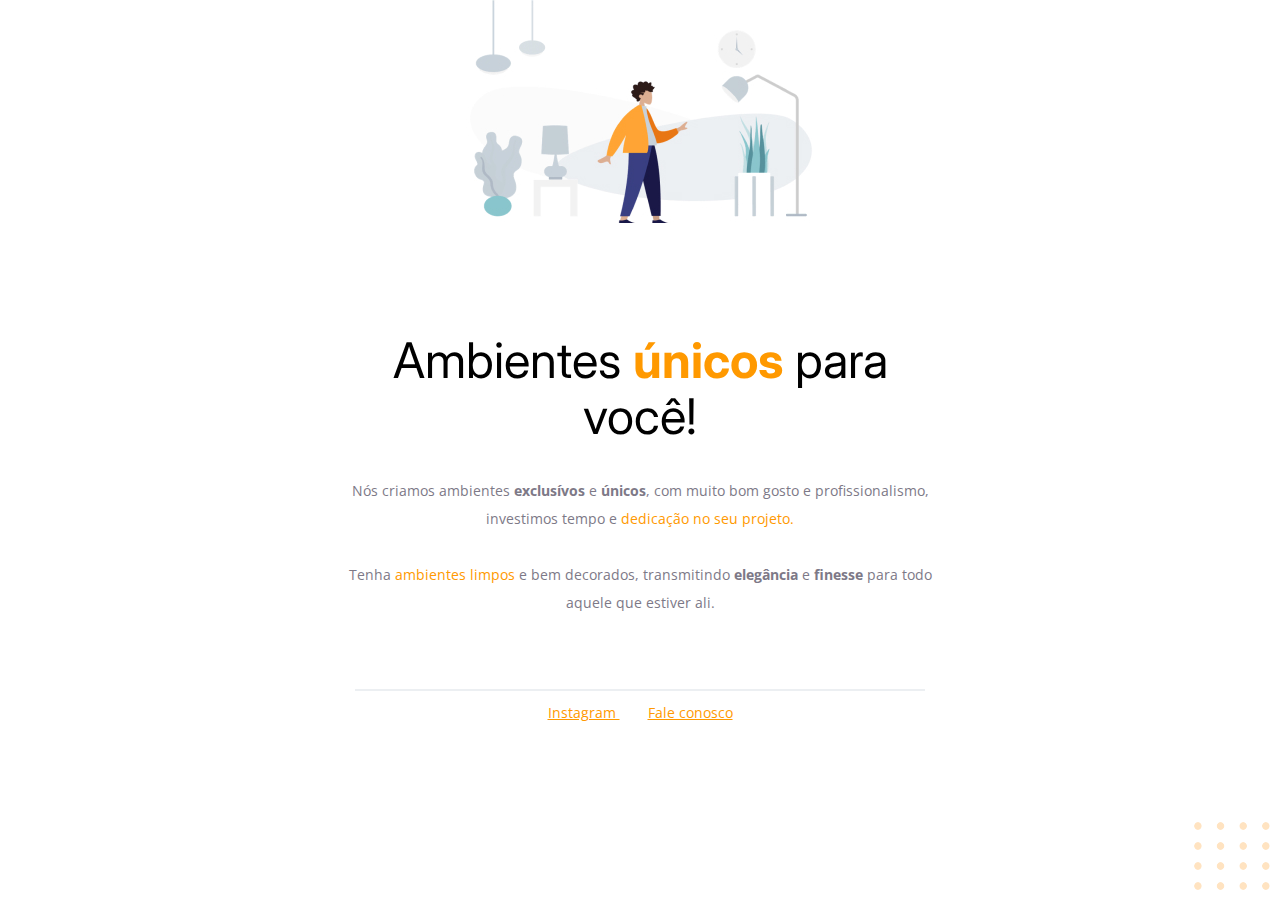
<file: Project-01/index.html>
<!DOCTYPE html>
<html lang="pt-br">
  <head>
    <link rel="preconnect" href="https://fonts.googleapis.com">
    <link rel="preconnect" href="https://fonts.gstatic.com" crossorigin>

    <meta charset="UTF-8">
    <meta name="viewport" content="width=device-width, initial-scale=1.0">
    <title>Móveis customizados</title>

    <link 
      href="https://fonts.googleapis.com/css2?family=Inter:wght@400;700&family=Open+Sans:wght@400;700&display=swap" 
      rel="stylesheet">

    <link rel="stylesheet" href="style.css">  

  </head>
  <body>

  
    <div id="hero">
      <img 
        src="image/img1.jpg" 
        alt="Desenho de uma pessoa vestindo uma camisa amarela em uma sala com móveis" >
      
      <h1>Ambientes <span>únicos</span> para você!</h1>  
      <p>
        Nós criamos ambientes <strong>exclusívos</strong> e <strong>únicos</strong>, 
        com muito bom gosto e profissionalismo, 
        investimos tempo e <span>dedicação no seu projeto.</span>

        <br/>
        <br/>
        
     
        Tenha <span>ambientes limpos</span> e bem decorados, 
        transmitindo <strong>elegância</strong> e <strong>finesse</strong> para todo 
        aquele que estiver ali.
      </p>
    </div>

    <div id="footer">

      <div id="line"></div>
      

      <a
        target="_blank"
        href="https://instagram.com/moveisparavoce">
          Instagram
      </a>


      <a href="mailto:moveisparavoce@moveisparavoce.com">
        Fale conosco
      </a>
    </div>

    <img 
      id="balls"
      src="image/balls.svg" 
      alt="Bolinhas laranjadas no canto direito inferior da tela" >
    
  </body>
</html>
</file>
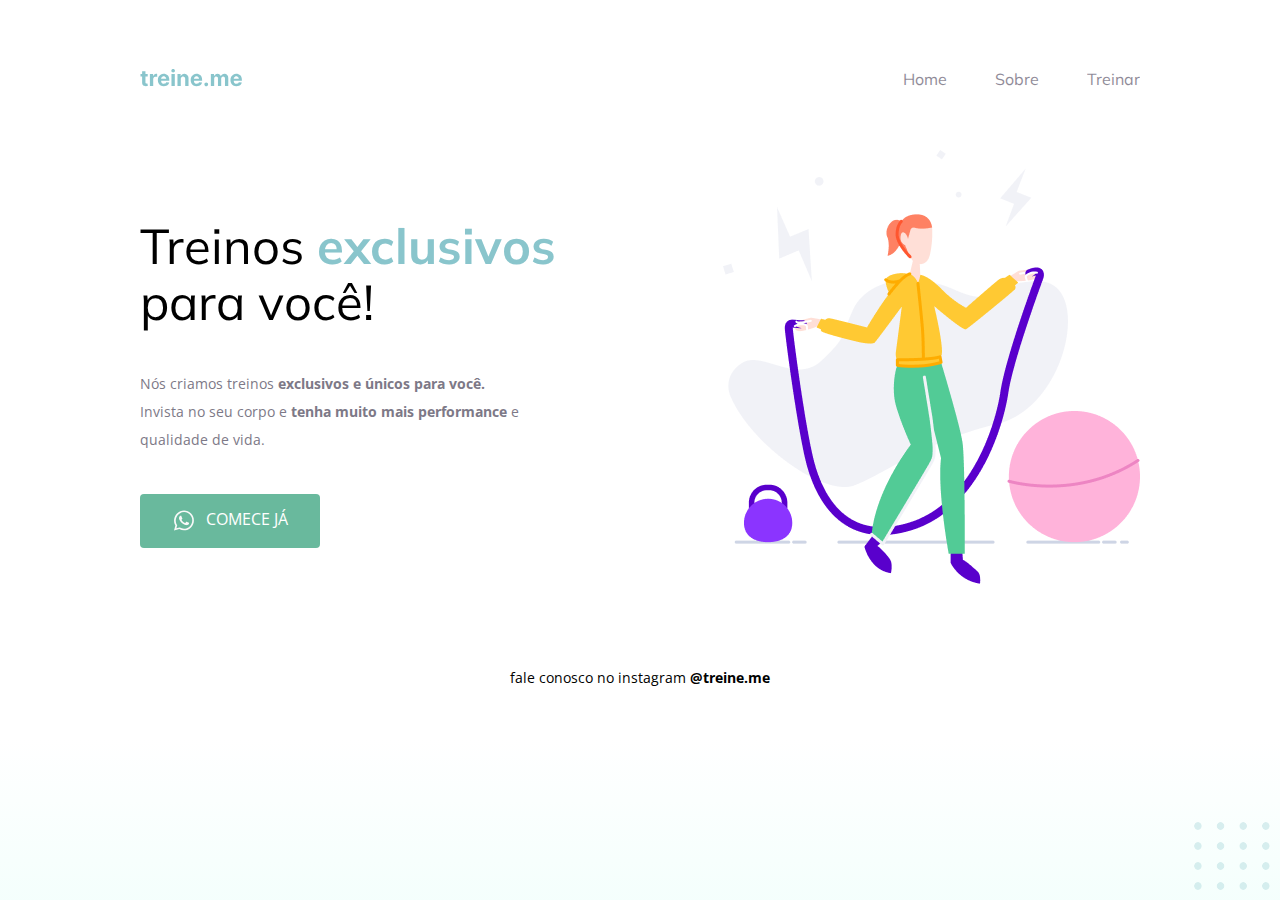
<file: Project-02/index.html>
<!DOCTYPE html>
<html lang="pt-br">
  <head>
    <link rel="preconnect" href="https://fonts.googleapis.com">
    <link rel="preconnect" href="https://fonts.gstatic.com" crossorigin>

    <meta charset="UTF-8">
    <meta name="viewport" content="width=device-width, initial-scale=1.0">
    <title>Treine me</title>

    <link href="https://fonts.googleapis.com/css2?family=Mulish:wght@400;700&family=Open+Sans:wght@400;700&display=swap" rel="stylesheet">

    <link rel="stylesheet" href="style.css">
  </head>
  <body>

    <div class="page">

      <nav>
        <a id="logo" href="#">
          <img src="images/logo.svg" alt="Treine.me">        
        </a>
        <ul>
          <li><a href="#">Home</a></li>
          <li><a href="#">Sobre</a></li>
          <li><a href="#">Treinar</a></li>
        </ul>
      </nav>       

      <main>

        <section class="text">
          <h1>Treinos <span>exclusivos</span><br/>
            para você!</h1>

          <p>
            Nós criamos treinos <strong>exclusivos e únicos para você.</strong><br/>
            Invista no seu corpo e <strong>tenha muito mais performance</strong> e<br/> qualidade de vida.
          </p>

          <button>
            <img src="images/whats.svg" alt="ícone do whatsapp">
            Comece já
          </button>        
        </section>

        <img src="images/img.png" alt="Desenho de uma mulher pulando corda numa academia">

      </main>
      <footer>
        fale conosco no instagram 
        <a href="https://instagram.com/treineme" target="_blank">@treine.me</a>
      </footer>    
    </div> 

    <img id="balls" src="images/balls.svg" alt="Bolinhas decorativas verdes no canto inferior direito da página.">
  
  </body>
</html>
</file>
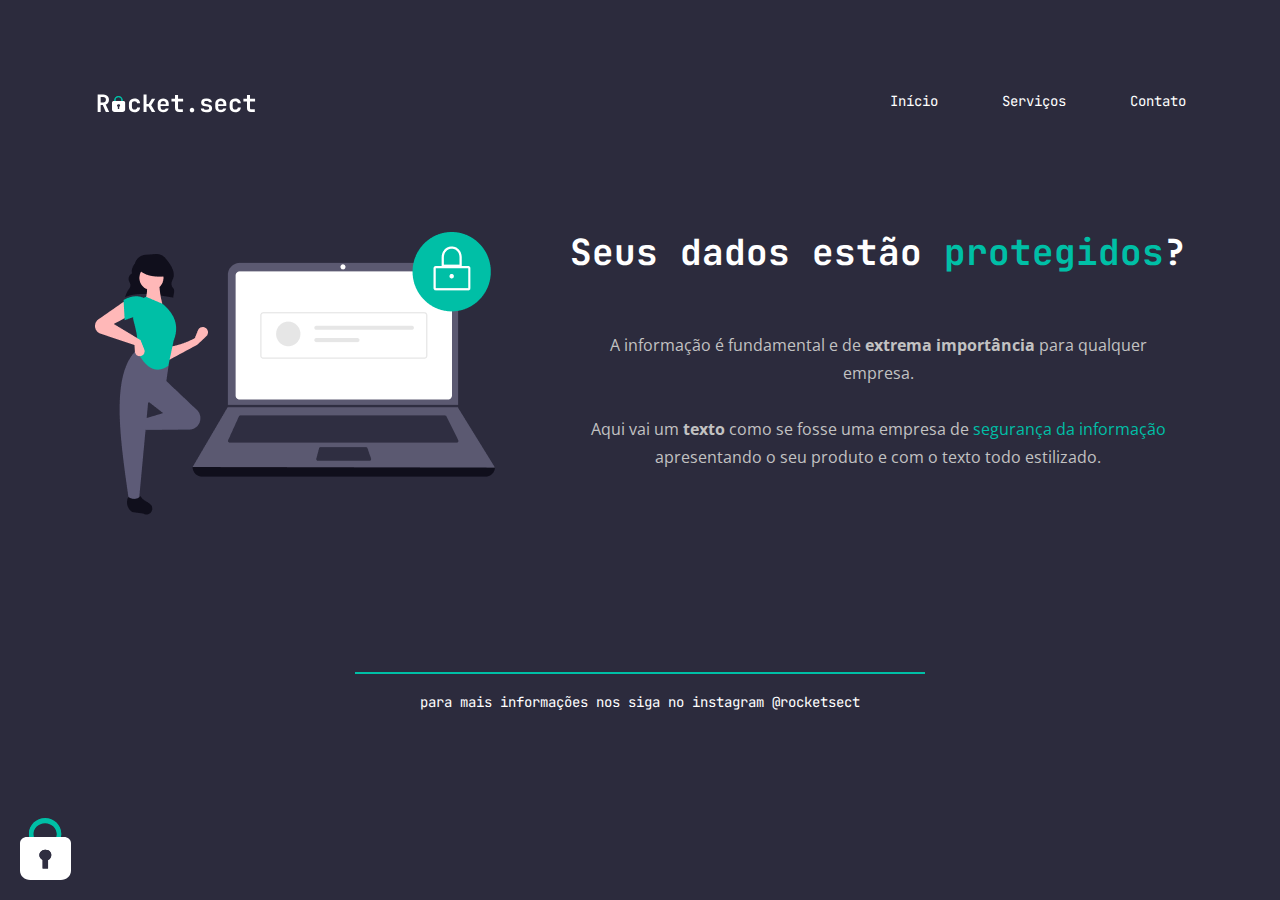
<file: Project-03/index.html>
<!DOCTYPE html>
<html lang="en">
<head>
    <link rel="preconnect" href="https://fonts.googleapis.com">
    <link rel="preconnect" href="https://fonts.gstatic.com" crossorigin>

    <meta charset="UTF-8">
    <meta name="viewport" content="width=device-width, initial-scale=1.0">
    <title>Desafio</title>

    <link href="https://fonts.googleapis.com/css2?family=JetBrains+Mono:wght@500;700&family=Open+Sans:wght@700&display=swap" rel="stylesheet">

    <link rel="stylesheet" href="style.css">
</head>


<body>
    
    <div class="page">

        <header>
            <img src="images/logo.svg" alt="Rocket.sect">
    
            <nav>
                <ul>
                    <li><a href="#">Início</a></li>
                    <li><a href="#">Serviços</a></li>
                    <li><a href="#">Contato</a></li>        
                </ul>
            </nav>
        </header>

        <main>

            <img src="images/img1.png" alt="Imagem de uma mulher posando ao lado de um notebook aberto">

            <section class="text">
                <h1>Seus dados estão <span>protegidos</span>?</h1>
                <p>
                    A informação é fundamental e de <strong>extrema importância</strong> para qualquer <br/> empresa.
                    <br/>
                    <br/>
                    Aqui vai um <strong>texto</strong> como se fosse uma empresa de <span>segurança da informação</span> <br/> 
                    apresentando o seu produto e com o texto todo estilizado.</p>      
            
            </section>

        </main>

        <footer>
            <div id="line"></div>
            <p>para mais informações nos siga no instagram <a href="https://instagram.com/rocketsect" target="_blank">@rocketsect</a> </p>
        </footer>

    </div>

    <img id="locker" src="images/padlock.svg" alt="Imagem de um cadeado">

</body>
</html>
</file>
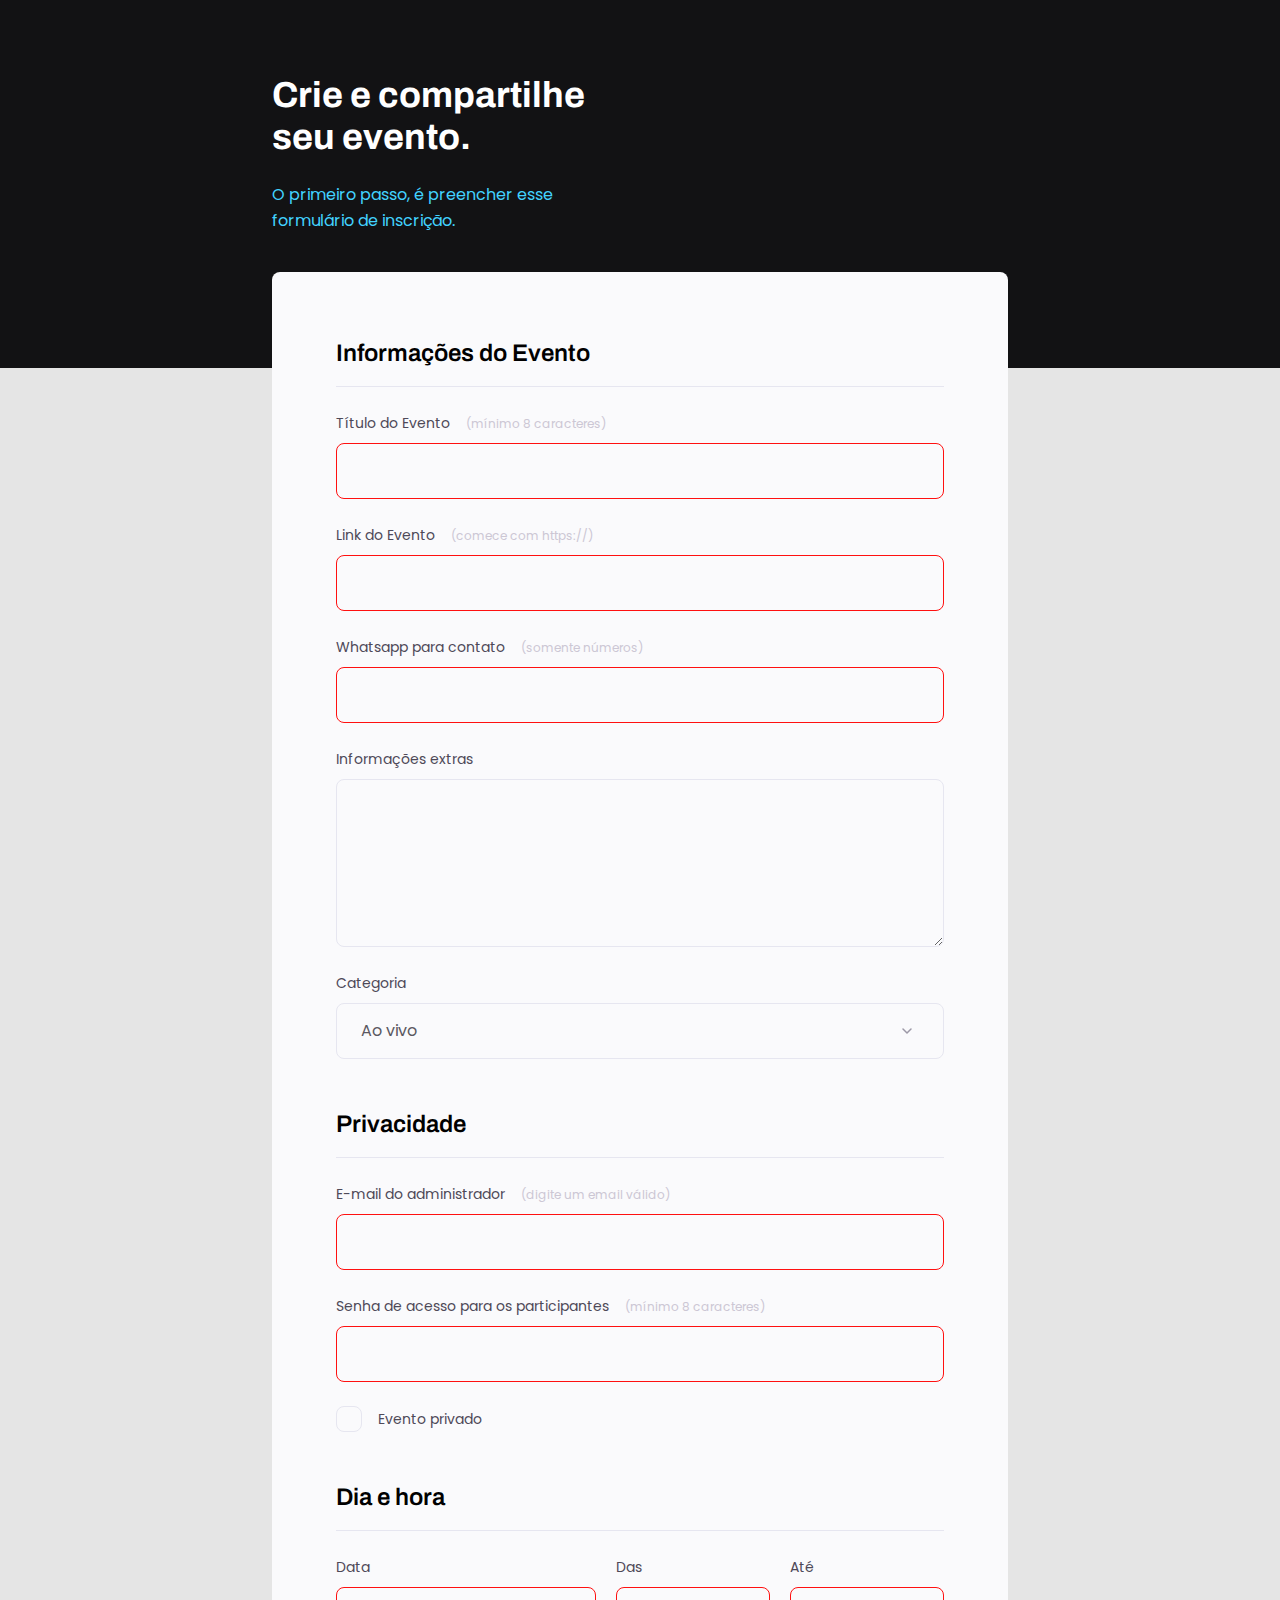
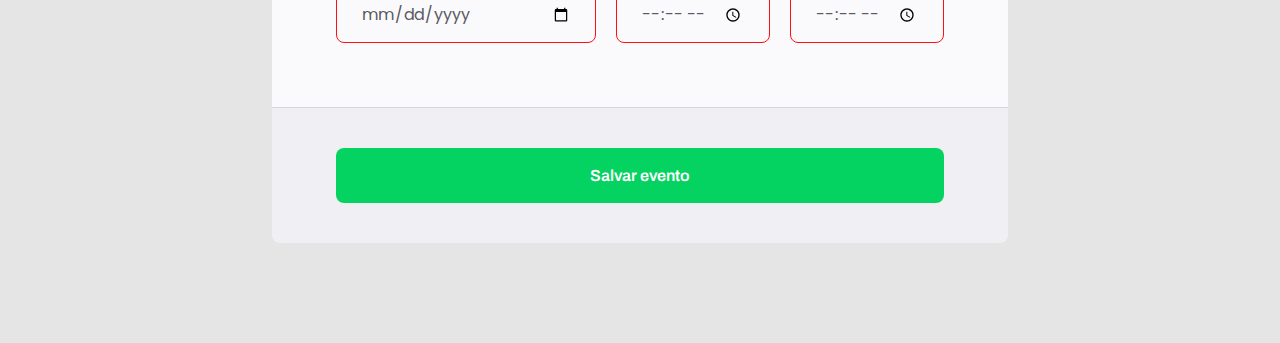
<file: Project-04/index.html>
<!DOCTYPE html>
<html lang="pt-br">
<head>
  <link rel="preconnect" href="https://fonts.googleapis.com">
  <link rel="preconnect" href="https://fonts.gstatic.com" crossorigin>
  <meta charset="UTF-8">  
  <meta name="viewport" content="width=device-width, initial-scale=1.0">
  <title>Crie seu evento</title>

  <link rel="stylesheet" href="style.css">
  <link href="https://fonts.googleapis.com/css2?family=Archivo:wght@600;700&family=Poppins&display=swap" rel="stylesheet">
</head>
<body>
  <div class="page">
    <header>
      <h1>Crie e compartilhe <br/> seu evento.</h1>
      <p>O primeiro passo, é preencher esse <br/> formulário de inscrição.</p>
    </header>

    <form id="my-form">
      <fieldset>
        <div class="fieldset-wrapper">
          <legend>Informações do Evento</legend>

          <div class="input-wrapper">
            <label for="event-title">Título do Evento <span>(mínimo 8 caracteres)</span></label>
            <input 
              type="text" 
              id="event-title"
              required
              minlength="8" />
          </div>

          <div class="input-wrapper">
            <label for="event-link">Link do Evento <span>(comece com https://)</span></label>
            <input 
              type="url" 
              id="event-link"
              required />
          </div>    
          
          <div class="input-wrapper">
            <label for="event-whatsapp">Whatsapp para contato <span>(somente números)</span></label>
            <input 
              type="number" 
              id="event-whatsapp"
              required />
          </div> 

          <div class="input-wrapper">
            <label for="event-info">Informações  extras</label>
            <textarea id="event-info"></textarea>
          </div> 

          <div class="input-wrapper">
            <label for="event-category">Categoria</label>
            <select id="event-category">
              <option value="live">Ao vivo</option>
              <option value="podcast">Podcast</option>
              <option value="mentorship">Mentoria</option>
            </select>
          </div> 

        </div>
        
      </fieldset>  

      <fieldset>
        <div class="fieldset-wrapper">
          <legend>Privacidade</legend>

          <div class="input-wrapper">
            <label for="event-email">E-mail do administrador <span>(digite um email válido)</span></label>
            <input 
              type="email" 
              id="event-email"
              required />
          </div>

          <div class="input-wrapper">
            <label for="event-password">Senha de acesso para os participantes <span>(mínimo 8 caracteres)</span></label>
            <input 
              type="password" 
              id="event-password"
              required
              minlength="8" />
          </div>

          <div class="checkbox-wrapper">
            <input type="checkbox" id="event-private">
            <label for="event-private">Evento privado</label>
          </div>
        </div>  
      </fieldset>  

      <fieldset>
        <div class="fieldset-wrapper">
          <legend>Dia e hora</legend>

          <div class="col-3">
            <div class="input-wrapper">
              <label for="event-date">Data</label>
              <input 
                type="date" 
                id="event-date"
                required />
            </div>
  
            <div class="input-wrapper">
              <label for="event-begin">Das</label>
              <input 
                type="time" 
                id="event-begin"
                required />
            </div>

            <div class="input-wrapper">
              <label for="event-end">Até</label>
              <input 
                type="time" 
                id="event-end"
                required />
            </div>            
          </div>
          
        </div>  
      </fieldset>  
      
    </form>
    <footer>
      <input 
        class="button" 
        type="submit" 
        form="my-form"
        value="Salvar evento">
    </footer>
  </div>
</body>
</html>
</file>
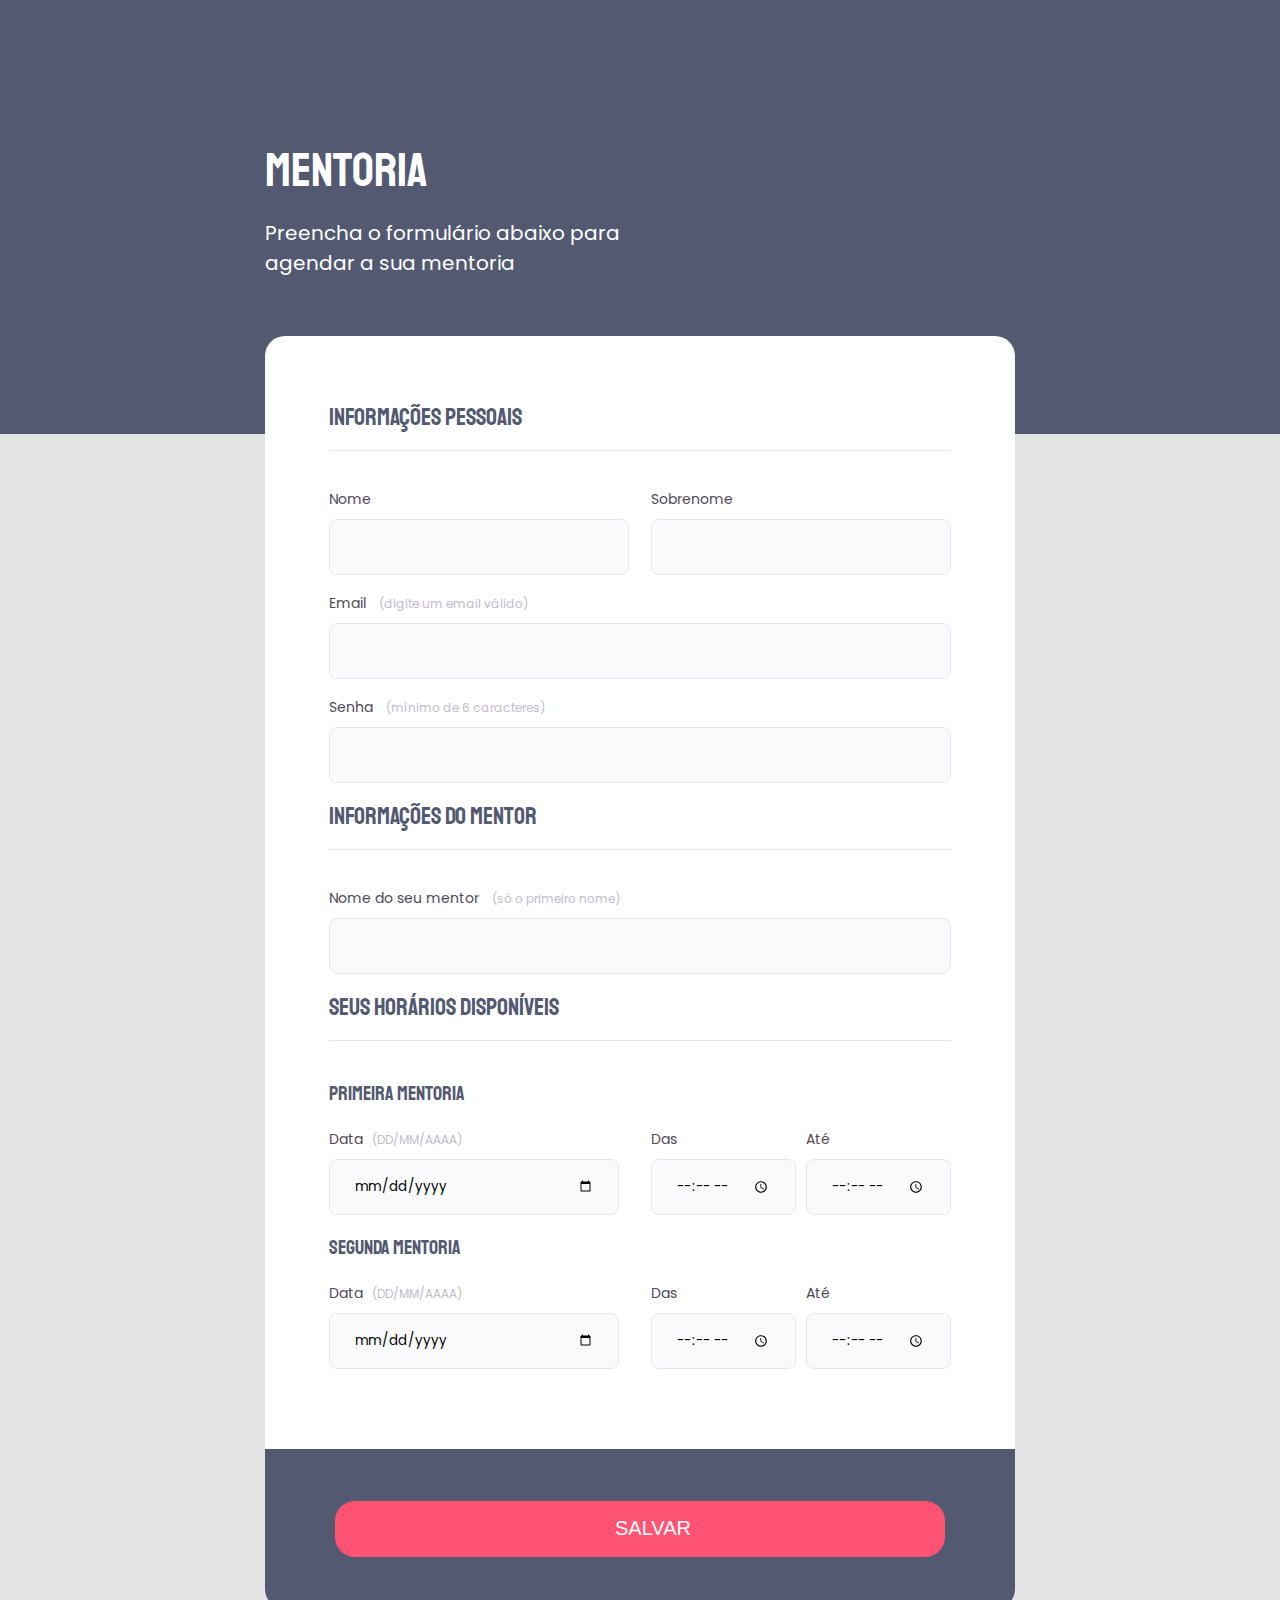
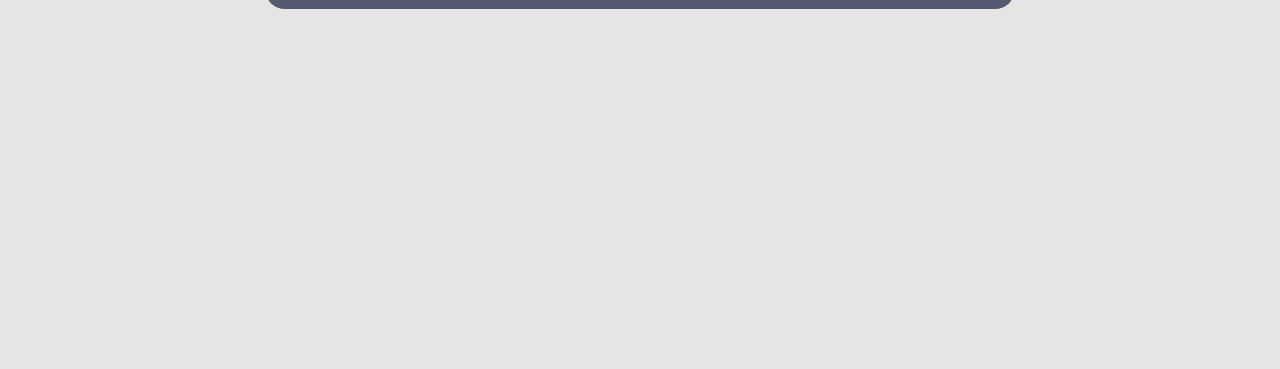
<file: Project-05/index.html>
<!DOCTYPE html>
<html lang="pt-br">
<head>
  <link rel="preconnect" href="https://fonts.googleapis.com">
  <link rel="preconnect" href="https://fonts.gstatic.com" crossorigin>
  <meta charset="UTF-8">  
  <meta name="viewport" content="width=device-width, initial-scale=1.0">
  <title>Mentoria</title>

  <link rel="stylesheet" href="style.css">

  <link href="https://fonts.googleapis.com/css2?family=Poppins&family=Staatliches&display=swap" rel="stylesheet">
</head>
<body>
  <div class="page">
    <header>
      <h1>Mentoria</h1>
      <p>Preencha o formulário abaixo para <br/> agendar a sua mentoria</p>
    </header>

    <form id="mentorship-form">

      <fieldset>
        <div class="fieldset-wrapper">

          <legend>Informações pessoais</legend>

          <div class="col-3">
  
            <div class="input-wrapper">
              <label for="personal-name">Nome</label>
              <input type="text" id="personal-name" required/>
            </div>
    
            <div class="input-wrapper">
              <label for="personal-surname">Sobrenome</label>
              <input type="text" id="personal-surname" required/>
            </div>
  
          </div>
  
          <div class="input-wrapper">
            <label for="email">Email <span>(digite um email válido)</span></label>
            <input type="email" id="email" required/>
          </div>
  
          <div class="input-wrapper">
            <label for="personal-password">Senha <span>(mínimo de 6 caracteres)</span></label>
            <input type="password" id="personal-password" minlength="8" required/>
          </div>
        </div>

      </fieldset>

      <fieldset>
        <div class="fieldset-wrapper">

          <legend>Informações do mentor</legend>
          <div class="input-wrapper">
            <label for="mentor-name">Nome do seu mentor <span>(só o primeiro nome)</span></label>
            <input type="text" id="mentor-name" required/>
          </div>

        </div>
      </fieldset>

      <fieldset>
        <div class="fieldset-wrapper">
          <legend>Seus horários disponíveis</legend> 
          <legend class="legend-date">Primeira Mentoria</legend>

          <div class="fieldset-date">
    
            <div class="input-wrapper">
              <label for="first-mentorship-date">Data<span>(DD/MM/AAAA)</span></label>
              <input type="date" id="first-mentorship-date" required/>
            </div>
    
            <div class="input-wrapper">
              <label for="first-mentorship-from">Das</label>
              <input type="time" id="first-mentorship-from" required/>
            </div>
    
            <div class="input-wrapper">
              <label for="first-mentorship-until">Até</label>
              <input type="time" id="first-mentorship-until" required/>
            </div>
    
          </div>
        </div>

        <div class="fieldset-wrapper">          
          <legend class="legend-date">Segunda Mentoria</legend>

          <div class="fieldset-date">
    
            <div class="input-wrapper">
              <label for="second-mentorship-date">Data<span>(DD/MM/AAAA)</span></label>
              <input type="date" id="second-mentorship-date" required/>
            </div>
    
            <div class="input-wrapper">
              <label for="second-mentorship-from">Das</label>
              <input type="time" id="second-mentorship-from" required/>
            </div>
    
            <div class="input-wrapper">
              <label for="second-mentorship-until">Até</label>
              <input type="time" id="second-mentorship-until" required/>
            </div>
    
          </div>
        </div>

      </fieldset>        
    </form>
    <footer>
      <button class="button" form="mentorship-form">SALVAR</button>
    </footer>
  </div>  
</body>
</html>
</file>
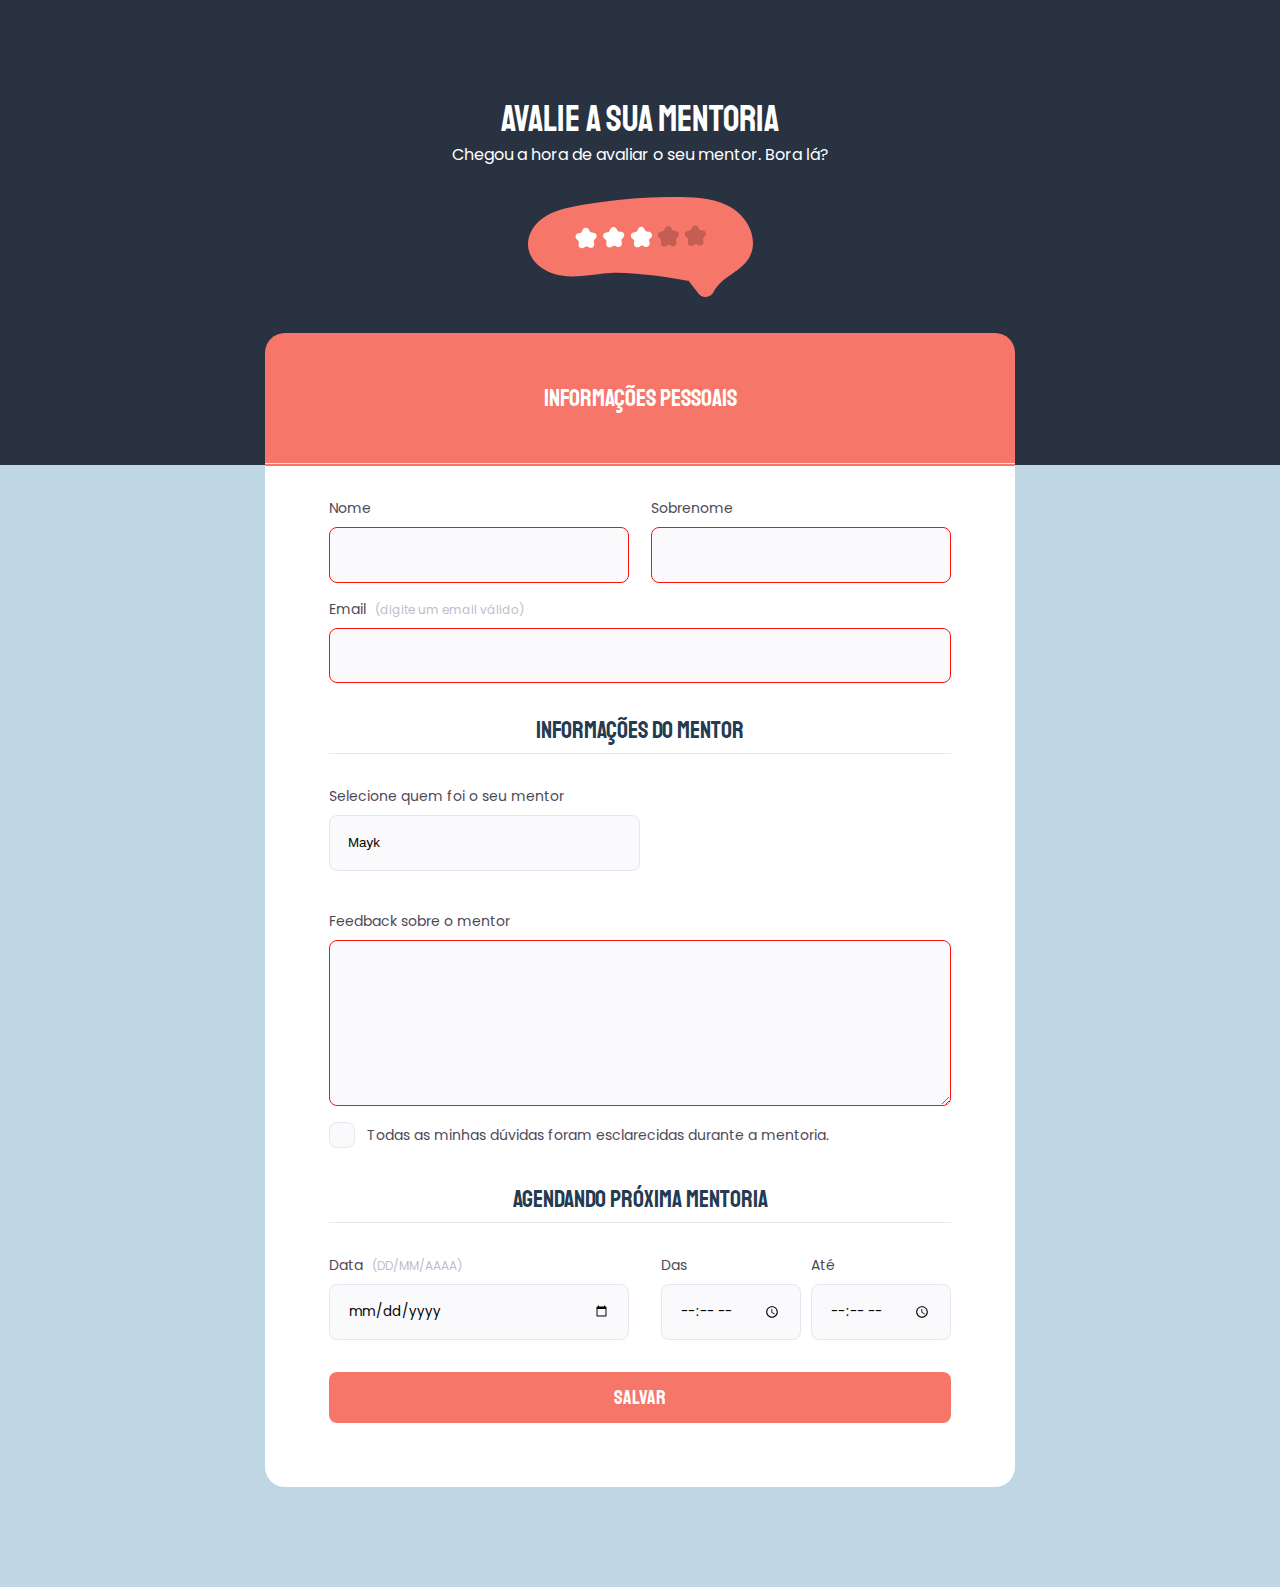
<file: Project-06/index.html>
<!DOCTYPE html>
<html lang="pt-br">
<head>
  <link rel="preconnect" href="https://fonts.googleapis.com">
  <link rel="preconnect" href="https://fonts.gstatic.com" crossorigin>
  <meta charset="UTF-8">  
  <meta name="viewport" content="width=device-width, initial-scale=1.0">
  <title>Avalie sua mentoria</title>

  <link rel="stylesheet" href="style.css">
  <link href="https://fonts.googleapis.com/css2?family=Poppins&family=Staatliches&display=swap" rel="stylesheet">
</head>
<body>
  <div class="page">
    <header>
      <h1>avalie a sua mentoria</h1>
      <p>Chegou a hora de avaliar o seu mentor. Bora lá?</p>
      <img id="rating-stars" src="images/rating-stars.svg" alt="Imagem das estrelas de avaliações">
    </header>
    
    <div class="top">
      <legend>Informações pessoais</legend>
    </div>

    <form id="mentorship-form">
      <fieldset>
        <div class="name-surname">
          <div class="input-wrapper">
            <label for="personal-name">Nome</label>
            <input type="text" id="personal-name" required/>
          </div>
  
          <div class="input-wrapper">
            <label for="personal-surname">Sobrenome</label>
            <input type="text" id="personal-surname" required/>
          </div>
        </div>
        <div class="input-wrapper">
          <label for="personal-email">Email<span>(digite um email válido)</span></label>
          <input type="email" id="personal-email" required/>
        </div>
      </fieldset>
      <fieldset>
        <legend>Informações do mentor</legend>
        <div class="input-wrapper">
          <label for="mentorship-mentor">Selecione quem foi o seu mentor</label>
          <select id="mentorship-mentor">
            <option value="mayk">Mayk</option>
            <option value="Diego">Diego</option>
            <option value="Jake">Jake</option>
          </select>
          <label for="mentorship-feedback">Feedback sobre o mentor</label>
          <textarea id="mentoring-feedback" required></textarea>
        </div> 

        <div class="input-wrapper-doubt">
          <input type="checkbox" id="mentorship-doubt" />
          <label for="mentorship-doubt">Todas as minhas dúvidas foram esclarecidas durante a mentoria.</label>
        </div>
      </fieldset>
      <fieldset>
        <legend>Agendando próxima mentoria</legend>      
        <div class="col-3">
          <div class="input-wrapper">
            <label for="mentorship-date">Data<span>(DD/MM/AAAA)</span></label>
            <input type="date" id="mentorship-date" />
          </div>
          <div class="input-wrapper">
            <label for="mentorship-hour-from">Das</label>
            <input type="time" id="mentorship-hour-from" />
          </div>
          <div class="input-wrapper">
            <label for="mentorship-hour-until">Até</label>
            <input type="time" id="mentorship-hour-until" />
          </div>
        </div>  
      </fieldset>
      <footer>
        <button class="button-submit" type="submit" form="mentorship-form">Salvar</button>    
      </footer>
    </form>
  </div>  
</body>
</html>
</file>
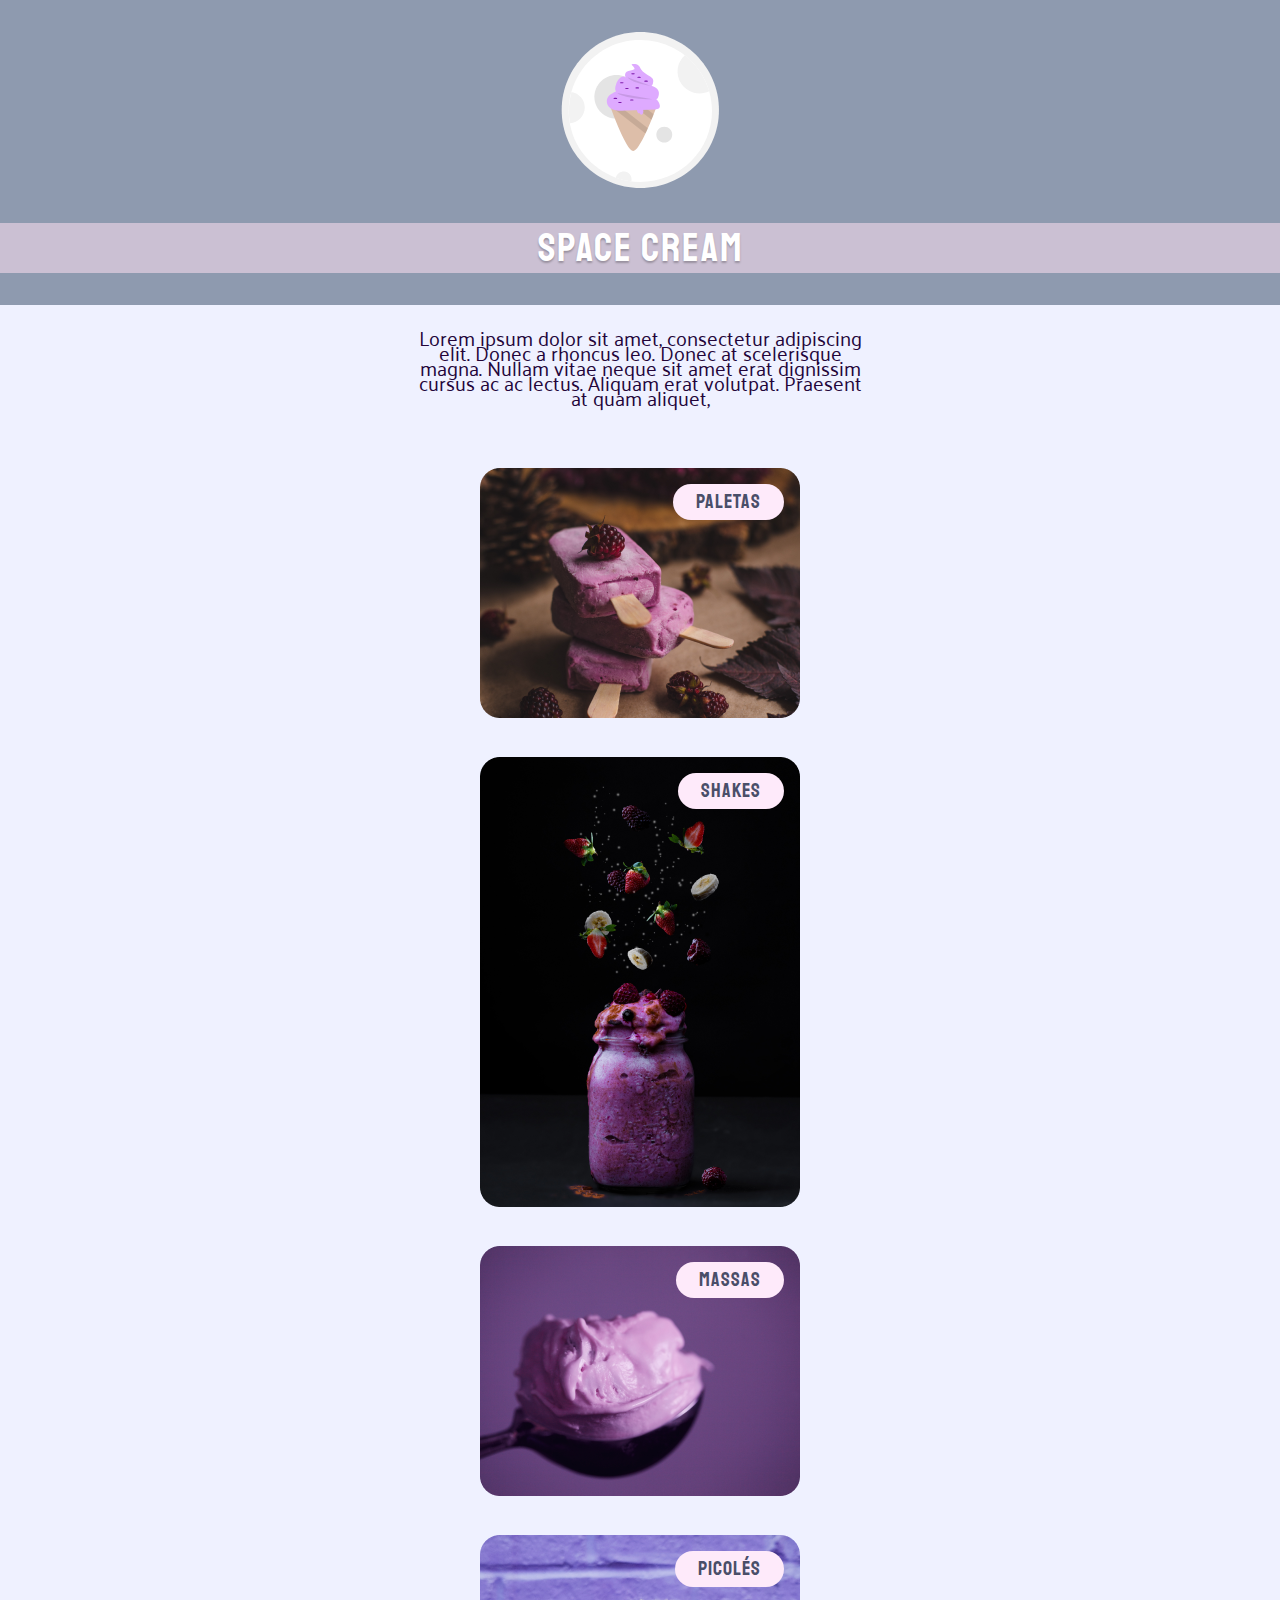
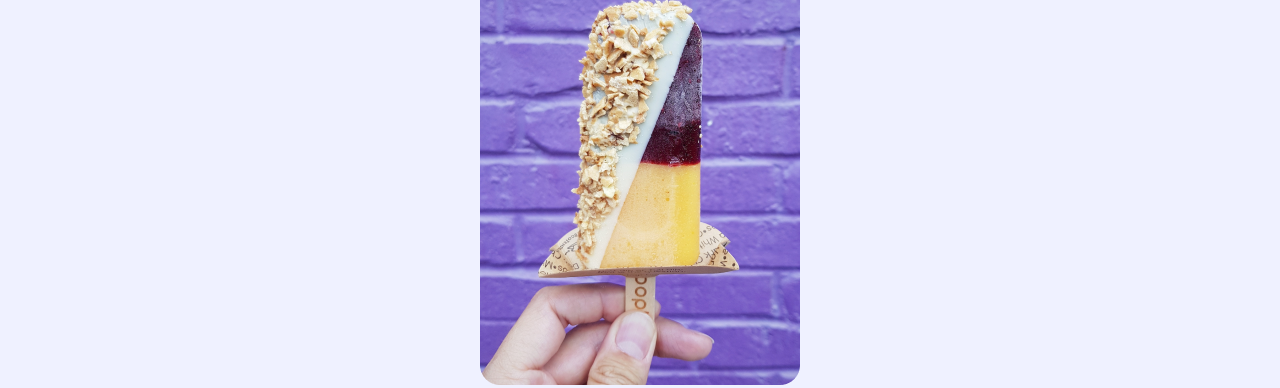
<file: Project-07/index.html>
<!DOCTYPE html>
<html lang="en">
<head>
  <link rel="preconnect" href="https://fonts.googleapis.com">
  <link rel="preconnect" href="https://fonts.gstatic.com" crossorigin>
  <meta charset="UTF-8">  
  <meta name="viewport" content="width=device-width, initial-scale=1.0">
  <title>Document</title>

  <link rel="stylesheet" href="style.css">
  <link href="https://fonts.googleapis.com/css2?family=Palanquin&family=Staatliches&display=swap" rel="stylesheet">
</head>
<body>
  <header>
    <div class="logo">
      <svg id="moon" width="158" height="156" viewBox="0 0 158 156" fill="none" xmlns="http://www.w3.org/2000/svg">
        <path d="M79.3192 156C122.75 156 157.957 121.078 157.957 78C157.957 34.9218 122.75 0 79.3192 0C35.8885 0 0.680908 34.9218 0.680908 78C0.680908 121.078 35.8885 156 79.3192 156Z" fill="#F2F2F2"/>
        <path d="M150.986 78.9757C150.987 88.2983 149.136 97.5297 145.539 106.143C141.943 114.756 136.671 122.582 130.025 129.174C123.379 135.766 115.489 140.995 106.805 144.562C98.1219 148.13 88.815 149.965 79.4161 149.965C71.0389 149.96 62.7266 148.507 54.8527 145.67C42.5411 141.221 31.6959 133.508 23.498 123.369C15.3 113.23 10.0634 101.055 8.35836 88.1683C6.6533 75.282 8.54511 62.1787 13.8278 50.285C19.1106 38.3913 27.5817 28.163 38.319 20.7138C49.0563 13.2646 61.6482 8.87989 74.7238 8.03715C87.7993 7.19441 100.857 9.9259 112.476 15.9342C124.095 21.9426 133.83 30.9975 140.62 42.1131C147.41 53.2287 150.995 65.9789 150.986 78.9757Z" fill="white"/>
        <path d="M55.4626 86.764C67.6622 86.764 77.552 76.9546 77.552 64.8539C77.552 52.7533 67.6622 42.9438 55.4626 42.9438C43.2629 42.9438 33.3732 52.7533 33.3732 64.8539C33.3732 76.9546 43.2629 86.764 55.4626 86.764Z" fill="#E4E4E4"/>
        <path d="M148.194 59.2829C143.406 61.5674 137.949 62.0641 132.823 60.6819C127.696 59.2998 123.243 56.1314 120.28 51.7574C117.318 47.3834 116.043 42.0968 116.691 36.8666C117.339 31.6364 119.865 26.8129 123.807 23.2802C135.521 32.4658 144.048 45.0537 148.194 59.2829Z" fill="#F2F2F2"/>
        <path d="M103.273 110.526C107.665 110.526 111.225 106.995 111.225 102.639C111.225 98.2824 107.665 94.751 103.273 94.751C98.8809 94.751 95.3206 98.2824 95.3206 102.639C95.3206 106.995 98.8809 110.526 103.273 110.526Z" fill="#E4E4E4"/>
        <path d="M70.5804 147.335C70.5798 148.028 70.4878 148.717 70.3065 149.386C65.0301 148.731 59.8457 147.485 54.8528 145.67C55.2675 143.767 56.3771 142.083 57.9681 140.943C59.5591 139.802 61.5191 139.286 63.471 139.492C65.423 139.699 67.2289 140.614 68.5414 142.062C69.8538 143.51 70.5801 145.388 70.5804 147.335Z" fill="#F2F2F2"/>
        <path d="M23.7509 75.4701C23.7505 79.4718 22.2171 83.3238 19.461 86.2463C16.705 89.1687 12.9323 90.9431 8.90687 91.2103C7.08485 80.7925 7.61598 70.1035 10.462 59.9139C14.1746 60.5279 17.5475 62.428 19.9807 65.2764C22.4139 68.1247 23.7499 71.7367 23.7509 75.4701Z" fill="#F2F2F2"/>
        </svg>
        

      <svg id="ice-cream" width="54" height="87" viewBox="0 0 54 87" fill="none" xmlns="http://www.w3.org/2000/svg">
        <path d="M51.0304 41.4122C51.0304 41.4122 49.7224 45.0187 47.6812 50.2005C47.0212 51.8837 46.282 53.7314 45.485 55.6763C44.3747 58.3845 43.1518 61.2815 41.8712 64.1786C41.0834 65.9616 40.2742 67.7419 39.4559 69.4817C35.0573 78.8067 30.3728 86.8855 27.3035 86.9988C20.4075 87.2524 5.63598 46.3378 4.02376 41.8169C3.92944 41.5525 3.8808 41.4122 3.8808 41.4122H51.0304Z" fill="#DDBEA9"/>
        <path opacity="0.1" d="M47.6812 50.2005C47.0211 51.8837 46.2819 53.7314 45.485 55.6763L27.2183 41.4122H36.4261L47.6812 50.2005Z" fill="black"/>
        <path opacity="0.1" d="M41.8712 64.1786C41.0834 65.9616 40.2742 67.7419 39.4559 69.4817L4.02376 41.8169C3.92944 41.5525 3.8808 41.4122 3.8808 41.4122H12.7145L41.8712 64.1786Z" fill="black"/>
        <path d="M28.2732 5.17522C26.1117 6.69349 22.6939 6.11939 20.6166 7.7274C19.1957 8.8273 18.8166 10.7082 19.2043 12.345C19.592 13.9818 20.6223 15.4342 21.6588 16.8316C22.3742 17.7959 23.1163 18.7679 24.1215 19.5014C25.5268 20.5269 27.3303 21.0042 29.0982 21.3877C32.9481 22.2224 36.8794 22.7277 40.8381 22.8967C42.6035 22.972 44.6028 22.8967 45.7922 21.7375C46.4849 21.0625 46.7634 20.1374 46.9664 19.2427C47.2838 17.8431 47.4603 16.3363 46.8042 15.0327C46.265 13.9612 45.227 13.158 44.1761 12.4449C40.8798 10.2083 36.9976 8.35655 34.9858 5.13725C34.1861 3.85763 33.693 2.37481 32.481 1.38198C30.9011 0.0879118 27.3859 -0.441233 25.5258 0.423227C25.8131 1.00421 29.5689 4.26506 28.2732 5.17522Z" fill="#DEAAFF"/>
        <path d="M10.1099 20.2652C9.46901 22.2359 8.87862 24.3209 9.41824 26.3153C10.1297 28.9447 12.7296 30.914 15.5816 31.8712C18.4336 32.8284 21.5437 32.9401 24.591 33.0411L40.5459 33.5695C42.551 33.6359 44.5947 33.7088 46.4792 34.32C48.0323 34.8238 49.8783 35.6533 51.1731 34.741C51.7604 34.3272 52.0243 33.6573 52.2327 33.0183C52.9108 30.9392 53.2902 28.6562 52.3782 26.6486C51.3332 24.3481 48.7563 22.8365 46.0808 22.1139C43.4052 21.3913 40.5717 21.3209 37.7918 21.0481C34.9718 20.7711 32.1836 20.2817 29.4573 19.5851C27.1782 19.0026 24.869 18.234 23.1832 16.7545C22.2712 15.9541 21.5807 14.9781 20.7212 14.1334C15.7973 9.29464 11.3209 16.5414 10.1099 20.2652Z" fill="#DEAAFF"/>
        <path d="M6.60389 29.3186C5.05206 29.935 3.70601 30.8963 2.69613 32.1094C1.68624 33.3225 1.04675 34.7463 0.839566 36.2429C0.632383 37.7395 0.864539 39.2582 1.51356 40.6519C2.16257 42.0455 3.20645 43.267 4.54409 44.1979C6.97348 45.8886 10.1527 46.4766 13.233 46.6734C16.2408 46.8656 19.2615 46.7333 22.2734 46.6011L48.9219 45.4306C50.4839 45.362 52.2519 45.2026 53.2054 44.1033C53.9171 43.2829 53.9589 42.1513 53.789 41.1273C53.1777 37.4436 50.041 34.1824 46.0354 33.066C44.5247 32.6449 42.9341 32.5117 41.3574 32.3809L29.9339 31.4331C28.3956 31.3054 26.8482 31.1764 25.3572 30.817C20.8398 29.7281 16.8032 26.5489 12.152 27.0196C8.99663 27.339 6.3986 29.2979 4.10648 31.2472" fill="#DEAAFF"/>
        <path opacity="0.1" d="M21.5239 13.359C21.5239 13.359 25.2523 19.3283 44.3773 21.7385Z" fill="black"/>
        <path opacity="0.1" d="M10.9449 28.9936C10.9449 28.9936 17.8736 35.2082 46.4675 35.2082Z" fill="black"/>
        <path d="M26.9993 10.3918C28.0073 10.3918 28.8244 10.1503 28.8244 9.85235C28.8244 9.5544 28.0073 9.31287 26.9993 9.31287C25.9913 9.31287 25.1741 9.5544 25.1741 9.85235C25.1741 10.1503 25.9913 10.3918 26.9993 10.3918Z" fill="#7D1AAB"/>
        <path d="M33.0831 13.8985C34.0911 13.8985 34.9082 13.6569 34.9082 13.359C34.9082 13.061 34.0911 12.8195 33.0831 12.8195C32.0751 12.8195 31.2579 13.061 31.2579 13.359C31.2579 13.6569 32.0751 13.8985 33.0831 13.8985Z" fill="#7D1AAB"/>
        <path d="M40.0795 17.6749C41.0875 17.6749 41.9046 17.4333 41.9046 17.1354C41.9046 16.8374 41.0875 16.5959 40.0795 16.5959C39.0715 16.5959 38.2543 16.8374 38.2543 17.1354C38.2543 17.4333 39.0715 17.6749 40.0795 17.6749Z" fill="#7D1AAB"/>
        <path d="M15.7442 19.2933C16.7522 19.2933 17.5693 19.0518 17.5693 18.7538C17.5693 18.4559 16.7522 18.2144 15.7442 18.2144C14.7362 18.2144 13.919 18.4559 13.919 18.7538C13.919 19.0518 14.7362 19.2933 15.7442 19.2933Z" fill="#7D1AAB"/>
        <path d="M31.2579 24.4184C32.2659 24.4184 33.083 24.1769 33.083 23.879C33.083 23.581 32.2659 23.3395 31.2579 23.3395C30.2499 23.3395 29.4327 23.581 29.4327 23.879C29.4327 24.1769 30.2499 24.4184 31.2579 24.4184Z" fill="#7D1AAB"/>
        <path d="M9.35614 34.9384C10.3641 34.9384 11.1813 34.6969 11.1813 34.3989C11.1813 34.101 10.3641 33.8595 9.35614 33.8595C8.34815 33.8595 7.53101 34.101 7.53101 34.3989C7.53101 34.6969 8.34815 34.9384 9.35614 34.9384Z" fill="#7D1AAB"/>
        <path d="M20.9155 24.9579C21.9235 24.9579 22.7407 24.7164 22.7407 24.4185C22.7407 24.1205 21.9235 23.879 20.9155 23.879C19.9075 23.879 19.0903 24.1205 19.0903 24.4185C19.0903 24.7164 19.9075 24.9579 20.9155 24.9579Z" fill="#7D1AAB"/>
        <path d="M13.919 38.9846C14.927 38.9846 15.7442 38.743 15.7442 38.4451C15.7442 38.1471 14.927 37.9056 13.919 37.9056C12.911 37.9056 12.0939 38.1471 12.0939 38.4451C12.0939 38.743 12.911 38.9846 13.919 38.9846Z" fill="#7D1AAB"/>
        <path d="M25.7824 36.5569C26.7904 36.5569 27.6076 36.3153 27.6076 36.0174C27.6076 35.7194 26.7904 35.4779 25.7824 35.4779C24.7744 35.4779 23.9573 35.7194 23.9573 36.0174C23.9573 36.3153 24.7744 36.5569 25.7824 36.5569Z" fill="#7D1AAB"/>
        <path d="M32.931 49.5045C34.023 49.5045 34.9082 47.8742 34.9082 45.863C34.9082 43.8519 34.023 42.2215 32.931 42.2215C31.839 42.2215 30.9537 43.8519 30.9537 45.863C30.9537 47.8742 31.839 49.5045 32.931 49.5045Z" fill="#DEAAFF"/>
        <path d="M35.3646 50.8533C36.4566 50.8533 37.3418 49.2229 37.3418 47.2117C37.3418 45.2006 36.4566 43.5702 35.3646 43.5702C34.2726 43.5702 33.3873 45.2006 33.3873 47.2117C33.3873 49.2229 34.2726 50.8533 35.3646 50.8533Z" fill="#DEAAFF"/>
      </svg>   
    </div>
    <h1>Space cream</h1>
  </header>
  <main>
    <p>
      Lorem ipsum dolor sit amet, consectetur adipiscing <br/>
      elit. Donec a rhoncus leo. Donec at scelerisque <br/>
      magna. Nullam vitae neque sit amet erat dignissim <br/>
      cursus ac ac lectus. Aliquam erat volutpat. Praesent <br/>
      at quam aliquet, 
    </p>
    <div class="cards">

      <div class="card">
        <img src="images/sorvete1.png" alt="foto de picolés empilhados / print of a bunch of popsicles stacked above each other">
        <h2>paletas</h2>
      </div>

      <div class="card">
        <img src="images/sorvete2.png" alt="foto de um pote de sorvete com frutas picadas caindo em cima do pote / print of a icecream cup with chopped fruits falling above it">
        <h2>Shakes</h2>
      </div>

      <div class="card">
        <img src="images/sorvete3.png" alt="foto de uma bola de sorvete / print of one cup of icecream">
        <h2>Massas</h2>
      </div>

      <div class="card">
        <img src="images/sorvete4.png" alt="foto de um picolé / print one popsicle">
        <h2>Picolés</h2>
      </div>
    </div>
  </main>

  
</body>
</html>
</file>
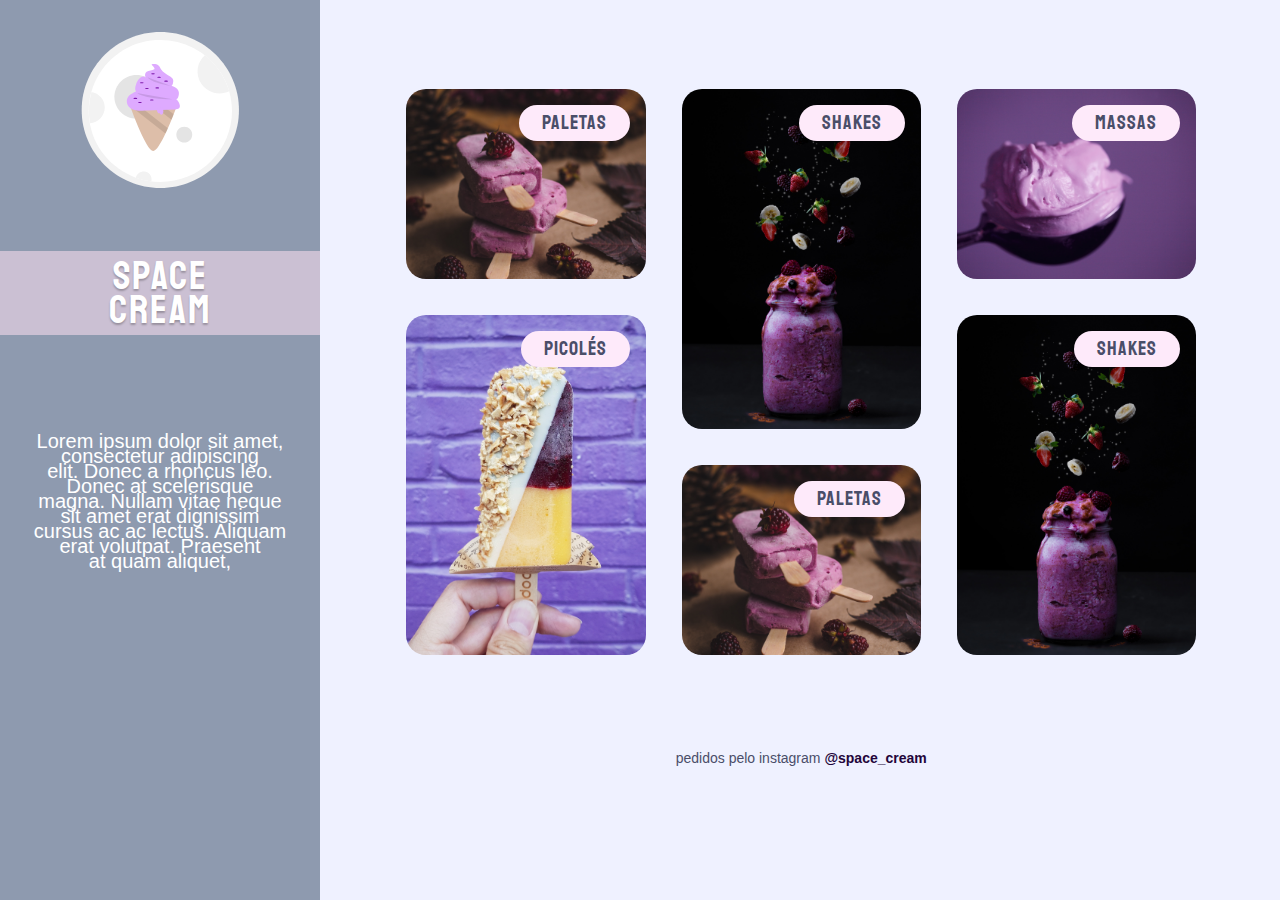
<file: Project-08/index.html>
<!DOCTYPE html>
<html lang="en">
<head>
  <link rel="preconnect" href="https://fonts.googleapis.com">
  <link rel="preconnect" href="https://fonts.gstatic.com" crossorigin>
  <meta charset="UTF-8">  
  <meta name="viewport" content="width=device-width, initial-scale=1.0">
  <title>Document</title>

  <link rel="stylesheet" href="style.css">
  <link href="https://fonts.googleapis.com/css2?family=Palanquin&family=Staatliches&display=swap" rel="stylesheet">
</head>
<body>
  <div class="page">

    <header>
      <div class="logo">
        <svg id="moon" width="158" height="156" viewBox="0 0 158 156" fill="none" xmlns="http://www.w3.org/2000/svg">
          <path d="M79.3192 156C122.75 156 157.957 121.078 157.957 78C157.957 34.9218 122.75 0 79.3192 0C35.8885 0 0.680908 34.9218 0.680908 78C0.680908 121.078 35.8885 156 79.3192 156Z" fill="#F2F2F2"/>
          <path d="M150.986 78.9757C150.987 88.2983 149.136 97.5297 145.539 106.143C141.943 114.756 136.671 122.582 130.025 129.174C123.379 135.766 115.489 140.995 106.805 144.562C98.1219 148.13 88.815 149.965 79.4161 149.965C71.0389 149.96 62.7266 148.507 54.8527 145.67C42.5411 141.221 31.6959 133.508 23.498 123.369C15.3 113.23 10.0634 101.055 8.35836 88.1683C6.6533 75.282 8.54511 62.1787 13.8278 50.285C19.1106 38.3913 27.5817 28.163 38.319 20.7138C49.0563 13.2646 61.6482 8.87989 74.7238 8.03715C87.7993 7.19441 100.857 9.9259 112.476 15.9342C124.095 21.9426 133.83 30.9975 140.62 42.1131C147.41 53.2287 150.995 65.9789 150.986 78.9757Z" fill="white"/>
          <path d="M55.4626 86.764C67.6622 86.764 77.552 76.9546 77.552 64.8539C77.552 52.7533 67.6622 42.9438 55.4626 42.9438C43.2629 42.9438 33.3732 52.7533 33.3732 64.8539C33.3732 76.9546 43.2629 86.764 55.4626 86.764Z" fill="#E4E4E4"/>
          <path d="M148.194 59.2829C143.406 61.5674 137.949 62.0641 132.823 60.6819C127.696 59.2998 123.243 56.1314 120.28 51.7574C117.318 47.3834 116.043 42.0968 116.691 36.8666C117.339 31.6364 119.865 26.8129 123.807 23.2802C135.521 32.4658 144.048 45.0537 148.194 59.2829Z" fill="#F2F2F2"/>
          <path d="M103.273 110.526C107.665 110.526 111.225 106.995 111.225 102.639C111.225 98.2824 107.665 94.751 103.273 94.751C98.8809 94.751 95.3206 98.2824 95.3206 102.639C95.3206 106.995 98.8809 110.526 103.273 110.526Z" fill="#E4E4E4"/>
          <path d="M70.5804 147.335C70.5798 148.028 70.4878 148.717 70.3065 149.386C65.0301 148.731 59.8457 147.485 54.8528 145.67C55.2675 143.767 56.3771 142.083 57.9681 140.943C59.5591 139.802 61.5191 139.286 63.471 139.492C65.423 139.699 67.2289 140.614 68.5414 142.062C69.8538 143.51 70.5801 145.388 70.5804 147.335Z" fill="#F2F2F2"/>
          <path d="M23.7509 75.4701C23.7505 79.4718 22.2171 83.3238 19.461 86.2463C16.705 89.1687 12.9323 90.9431 8.90687 91.2103C7.08485 80.7925 7.61598 70.1035 10.462 59.9139C14.1746 60.5279 17.5475 62.428 19.9807 65.2764C22.4139 68.1247 23.7499 71.7367 23.7509 75.4701Z" fill="#F2F2F2"/>
          </svg>
          
  
        <svg id="ice-cream" width="54" height="87" viewBox="0 0 54 87" fill="none" xmlns="http://www.w3.org/2000/svg">
          <path d="M51.0304 41.4122C51.0304 41.4122 49.7224 45.0187 47.6812 50.2005C47.0212 51.8837 46.282 53.7314 45.485 55.6763C44.3747 58.3845 43.1518 61.2815 41.8712 64.1786C41.0834 65.9616 40.2742 67.7419 39.4559 69.4817C35.0573 78.8067 30.3728 86.8855 27.3035 86.9988C20.4075 87.2524 5.63598 46.3378 4.02376 41.8169C3.92944 41.5525 3.8808 41.4122 3.8808 41.4122H51.0304Z" fill="#DDBEA9"/>
          <path opacity="0.1" d="M47.6812 50.2005C47.0211 51.8837 46.2819 53.7314 45.485 55.6763L27.2183 41.4122H36.4261L47.6812 50.2005Z" fill="black"/>
          <path opacity="0.1" d="M41.8712 64.1786C41.0834 65.9616 40.2742 67.7419 39.4559 69.4817L4.02376 41.8169C3.92944 41.5525 3.8808 41.4122 3.8808 41.4122H12.7145L41.8712 64.1786Z" fill="black"/>
          <path d="M28.2732 5.17522C26.1117 6.69349 22.6939 6.11939 20.6166 7.7274C19.1957 8.8273 18.8166 10.7082 19.2043 12.345C19.592 13.9818 20.6223 15.4342 21.6588 16.8316C22.3742 17.7959 23.1163 18.7679 24.1215 19.5014C25.5268 20.5269 27.3303 21.0042 29.0982 21.3877C32.9481 22.2224 36.8794 22.7277 40.8381 22.8967C42.6035 22.972 44.6028 22.8967 45.7922 21.7375C46.4849 21.0625 46.7634 20.1374 46.9664 19.2427C47.2838 17.8431 47.4603 16.3363 46.8042 15.0327C46.265 13.9612 45.227 13.158 44.1761 12.4449C40.8798 10.2083 36.9976 8.35655 34.9858 5.13725C34.1861 3.85763 33.693 2.37481 32.481 1.38198C30.9011 0.0879118 27.3859 -0.441233 25.5258 0.423227C25.8131 1.00421 29.5689 4.26506 28.2732 5.17522Z" fill="#DEAAFF"/>
          <path d="M10.1099 20.2652C9.46901 22.2359 8.87862 24.3209 9.41824 26.3153C10.1297 28.9447 12.7296 30.914 15.5816 31.8712C18.4336 32.8284 21.5437 32.9401 24.591 33.0411L40.5459 33.5695C42.551 33.6359 44.5947 33.7088 46.4792 34.32C48.0323 34.8238 49.8783 35.6533 51.1731 34.741C51.7604 34.3272 52.0243 33.6573 52.2327 33.0183C52.9108 30.9392 53.2902 28.6562 52.3782 26.6486C51.3332 24.3481 48.7563 22.8365 46.0808 22.1139C43.4052 21.3913 40.5717 21.3209 37.7918 21.0481C34.9718 20.7711 32.1836 20.2817 29.4573 19.5851C27.1782 19.0026 24.869 18.234 23.1832 16.7545C22.2712 15.9541 21.5807 14.9781 20.7212 14.1334C15.7973 9.29464 11.3209 16.5414 10.1099 20.2652Z" fill="#DEAAFF"/>
          <path d="M6.60389 29.3186C5.05206 29.935 3.70601 30.8963 2.69613 32.1094C1.68624 33.3225 1.04675 34.7463 0.839566 36.2429C0.632383 37.7395 0.864539 39.2582 1.51356 40.6519C2.16257 42.0455 3.20645 43.267 4.54409 44.1979C6.97348 45.8886 10.1527 46.4766 13.233 46.6734C16.2408 46.8656 19.2615 46.7333 22.2734 46.6011L48.9219 45.4306C50.4839 45.362 52.2519 45.2026 53.2054 44.1033C53.9171 43.2829 53.9589 42.1513 53.789 41.1273C53.1777 37.4436 50.041 34.1824 46.0354 33.066C44.5247 32.6449 42.9341 32.5117 41.3574 32.3809L29.9339 31.4331C28.3956 31.3054 26.8482 31.1764 25.3572 30.817C20.8398 29.7281 16.8032 26.5489 12.152 27.0196C8.99663 27.339 6.3986 29.2979 4.10648 31.2472" fill="#DEAAFF"/>
          <path opacity="0.1" d="M21.5239 13.359C21.5239 13.359 25.2523 19.3283 44.3773 21.7385Z" fill="black"/>
          <path opacity="0.1" d="M10.9449 28.9936C10.9449 28.9936 17.8736 35.2082 46.4675 35.2082Z" fill="black"/>
          <path d="M26.9993 10.3918C28.0073 10.3918 28.8244 10.1503 28.8244 9.85235C28.8244 9.5544 28.0073 9.31287 26.9993 9.31287C25.9913 9.31287 25.1741 9.5544 25.1741 9.85235C25.1741 10.1503 25.9913 10.3918 26.9993 10.3918Z" fill="#7D1AAB"/>
          <path d="M33.0831 13.8985C34.0911 13.8985 34.9082 13.6569 34.9082 13.359C34.9082 13.061 34.0911 12.8195 33.0831 12.8195C32.0751 12.8195 31.2579 13.061 31.2579 13.359C31.2579 13.6569 32.0751 13.8985 33.0831 13.8985Z" fill="#7D1AAB"/>
          <path d="M40.0795 17.6749C41.0875 17.6749 41.9046 17.4333 41.9046 17.1354C41.9046 16.8374 41.0875 16.5959 40.0795 16.5959C39.0715 16.5959 38.2543 16.8374 38.2543 17.1354C38.2543 17.4333 39.0715 17.6749 40.0795 17.6749Z" fill="#7D1AAB"/>
          <path d="M15.7442 19.2933C16.7522 19.2933 17.5693 19.0518 17.5693 18.7538C17.5693 18.4559 16.7522 18.2144 15.7442 18.2144C14.7362 18.2144 13.919 18.4559 13.919 18.7538C13.919 19.0518 14.7362 19.2933 15.7442 19.2933Z" fill="#7D1AAB"/>
          <path d="M31.2579 24.4184C32.2659 24.4184 33.083 24.1769 33.083 23.879C33.083 23.581 32.2659 23.3395 31.2579 23.3395C30.2499 23.3395 29.4327 23.581 29.4327 23.879C29.4327 24.1769 30.2499 24.4184 31.2579 24.4184Z" fill="#7D1AAB"/>
          <path d="M9.35614 34.9384C10.3641 34.9384 11.1813 34.6969 11.1813 34.3989C11.1813 34.101 10.3641 33.8595 9.35614 33.8595C8.34815 33.8595 7.53101 34.101 7.53101 34.3989C7.53101 34.6969 8.34815 34.9384 9.35614 34.9384Z" fill="#7D1AAB"/>
          <path d="M20.9155 24.9579C21.9235 24.9579 22.7407 24.7164 22.7407 24.4185C22.7407 24.1205 21.9235 23.879 20.9155 23.879C19.9075 23.879 19.0903 24.1205 19.0903 24.4185C19.0903 24.7164 19.9075 24.9579 20.9155 24.9579Z" fill="#7D1AAB"/>
          <path d="M13.919 38.9846C14.927 38.9846 15.7442 38.743 15.7442 38.4451C15.7442 38.1471 14.927 37.9056 13.919 37.9056C12.911 37.9056 12.0939 38.1471 12.0939 38.4451C12.0939 38.743 12.911 38.9846 13.919 38.9846Z" fill="#7D1AAB"/>
          <path d="M25.7824 36.5569C26.7904 36.5569 27.6076 36.3153 27.6076 36.0174C27.6076 35.7194 26.7904 35.4779 25.7824 35.4779C24.7744 35.4779 23.9573 35.7194 23.9573 36.0174C23.9573 36.3153 24.7744 36.5569 25.7824 36.5569Z" fill="#7D1AAB"/>
          <path d="M32.931 49.5045C34.023 49.5045 34.9082 47.8742 34.9082 45.863C34.9082 43.8519 34.023 42.2215 32.931 42.2215C31.839 42.2215 30.9537 43.8519 30.9537 45.863C30.9537 47.8742 31.839 49.5045 32.931 49.5045Z" fill="#DEAAFF"/>
          <path d="M35.3646 50.8533C36.4566 50.8533 37.3418 49.2229 37.3418 47.2117C37.3418 45.2006 36.4566 43.5702 35.3646 43.5702C34.2726 43.5702 33.3873 45.2006 33.3873 47.2117C33.3873 49.2229 34.2726 50.8533 35.3646 50.8533Z" fill="#DEAAFF"/>
        </svg>   
      </div>
      <h1>Space cream</h1>
      <p>
        Lorem ipsum dolor sit amet, consectetur adipiscing <br/>
        elit. Donec a rhoncus leo. Donec at scelerisque <br/>
        magna. Nullam vitae neque sit amet erat dignissim <br/>
        cursus ac ac lectus. Aliquam erat volutpat. Praesent <br/>
        at quam aliquet, 
      </p>
    </header>
    <main>
      <div class="cards">
  
        <div class="card">
          <img src="images/sorvete1.png" alt="foto de picolés empilhados / print of a bunch of popsicles stacked above each other">
          <h2>Paletas</h2>
        </div>
  
        <div class="card">
          <img src="images/sorvete2.png" alt="foto de um pote de sorvete com frutas picadas caindo em cima do pote / print of a icecream cup with chopped fruits falling above it">
          <h2>Shakes</h2>
        </div>
  
        <div class="card">
          <img src="images/sorvete3.png" alt="foto de uma bola de sorvete / print of one cup of icecream">
          <h2>Massas</h2>
        </div>
  
        <div class="card">
          <img src="images/sorvete4.png" alt="foto de um picolé / print one popsicle">
          <h2>Picolés</h2>
        </div>
  
        <div class="card">
          <img src="images/sorvete1.png" alt="foto de picolés empilhados / print of a bunch of popsicles stacked above each other">
          <h2>Paletas</h2>
        </div>
  
        <div class="card">
          <img src="images/sorvete2.png" alt="foto de um pote de sorvete com frutas picadas caindo em cima do pote / print of a icecream cup with chopped fruits falling above it">
          <h2>Shakes</h2>
        </div>
      </div>
    </main>
    <footer>
      <p>pedidos pelo instagram <a href="#">@space_cream</a></p>
    </footer>
    
  </div>
  
</body>
</html>
</file>
<file: Project-01/style.css>
body, p, a {
  font-family: 'Open Sans', sans-serif;
  text-align: center;
  margin: 0
  
}

#hero {
  width: 592px;
  margin: 0 auto 72px;
}

#hero img {
  margin-bottom: 72px;
}

h1 {
  font-family: 'Inter', sans-serif;  
  font-size: 49px;
  line-height: 56px;
  font-weight: normal;

  margin-bottom: 32px;
}

h1 span {
  font-weight: bold;
}

span, a {
  color: #FF9900;
}

p , #footer {
  color: #7D7987;  

  font-size: 14px;
  line-height: 28px;
}

#footer {
  margin-bottom: 33px;
}

#footer a + a {
  margin-left: 28px;
}

#line {
  width: 568px;
  height: 0px;

  margin: 0 auto 8px;

  border: 1px solid #ECEFF2;    
}

#balls {
  position: fixed;
  bottom: 0px;
  right: 0px;
}
</file>
<file: Project-02/style.css>
body {
  margin: 0;
  font-family: 'Open Sans', sans-serif; 

  background: linear-gradient(180deg, rgba(227, 255, 248, 0) 82.08%, rgba(227, 255, 248, 0.38) 100%);

  min-height: 100vh;
}

.page {    
  width: 1000px;
  margin: 0 auto;    
  padding-top: 65px;
}

nav {
  display: flex;
  justify-content: space-between;
  align-items: center;
  
  margin-bottom: 58px;  
}

ul {
  display: flex;
  gap: 48px;
  list-style: none;
  margin: 0;
  padding: 0;
}

ul li a {
  color: #1F1534;
  text-decoration: none;
}

ul li a {
  opacity: 0.5;
}

ul li a:hover {
  font-weight: bold;
  opacity: 1;
}

h1, ul {  
  font-family: 'Mulish', sans-serif;
}

main {
  display: flex;
  align-items: center;
  justify-content: space-between;
  margin-bottom: 80px;
}

h1 {
  font-size: 49px;
  line-height: 56px;
  color: #000;
  font-weight: normal;
}

h1 span {
  color: #89C5CC;
  font-weight: bold;
}

p {
  font-size: 14px;
  line-height: 28px;
  color: #7D7987;
  margin: 40px 0;
}

button {
  color: white;
  text-transform: uppercase;
  font-family: 'Open Sans', sans-serif; 
  font-size: 16px;

  background: #69B99D;
  padding: 14px 32px 15px;
  border-radius: 4px;
  border: 0;

  display: flex;
  text-align: center;
  justify-content: center;
  gap: 10px;

  cursor: pointer;
}

button:hover {
  background: #4ea788;
}

footer {
  font-size: 14px;
  line-height: 28px;
  font-family: 'Open Sans', sans-serif; 
  color: #000;
  text-align: center;
}

footer a {
  font-weight: bold;
  color: #000;
  text-decoration: none;
}

#balls {
  position: fixed;
  bottom: 0;
  right: 0;  
}
</file>
<file: Project-03/style.css>
body {
    background: #2C2B3D;
    margin: 0 auto 0;
}

.page {
    width: 1092px;
    margin: 0 auto;
}

header {
    font-family: 'JetBrains Mono', monospace;    
    display: flex;
    justify-content: space-between;
    align-items: center;    
    padding: 71px 0 101px 0;    
}

ul {
    list-style: none;
    display: flex;
    gap: 64px;
}

ul li a {
    color: #FFFFFF;
    text-decoration: none; 

    font-size: 14px;
    line-height: 28px; 
     
}

ul li a:hover{
    color: #00BFA6;
}

main {
    display: flex;
    justify-content:space-between;  
}

section h1 {
    font-family: 'JetBrains Mono', monospace;
    color: #FFFFFF; 

    font-size: 36px;
    line-height: 40px;
    

    margin: 0;  
}

section p {
    font-family: 'Open Sans', sans-serif;
    color: #C2C2C2;
    text-align: center;
    
    font-size: 16px;
    line-height: 28px;
    
    margin-top: 59px;
       
}

span {
    color: #00BFA6;
}

footer {
    margin-top: 157px;
    margin-bottom: 26px;
}

footer p {
    font-family: 'JetBrains Mono', monospace;
    color: #FFFFFF;
    text-align: center;
    text-decoration: none;

    
    font-size: 14px;
    line-height: 28px;
}

footer p a {
    text-decoration: none;
    color: #FFFFFF;
}

#line { 
    border: 1px solid #00BFA6;
    width: 568px;  
    margin: 0 auto;
  }

#locker {
    position: absolute;    
    left: 20px;
    bottom: 20px;
}
</file>
<file: Project-04/style.css>
* {
  margin: 0;
  padding: 0;
  box-sizing: border-box;
}

body, input, select, textarea {
  font-family: 'Poppins', sans-serif;
}

body {    
  background: #E5E5E5;
}

body::before {
  content: '';
  width: 100%;
  height: 368px;

  position: absolute;
  top: 0;
  left: 0;
  z-index: -1;
  background: #121214;
}

.page {
  width: 736px;
  margin: auto;
}

header {
  width: 319px;

  margin-top: 74px;
  margin-bottom: 38px;
}

header h1 {
  font-family: 'Archivo', sans-serif;
  font-weight: bold;
  font-size: 36px;
  line-height: 42px;
  color: white;

  margin-bottom: 24px;  
}

header p {    
  font-size: 16px;
  line-height: 26px;

  color: #42D3FF;
}

form {
  background: #FAFAFC;
  border-radius: 8px 8px 0px 0px;
  min-height: 300px;
  border-radius: 8px 8px 0 0;

  padding: 64px;  

  display: flex;
  flex-direction: column;
  gap: 48px;
}

fieldset {
  border: none;  
}

.fieldset-wrapper {
  display: flex;
  flex-direction: column;
  gap: 24px;
}

fieldset legend {
  font-family: 'Archivo', sans-serif;  
  font-weight: 600;
  font-size: 24px;
  line-height: 34px;

  width: 100%;
  border-bottom: 1px solid #E6E6F0;
  padding-bottom: 16px;
}

.input-wrapper {
  display: flex;
  flex-direction: column;
}

.input-wrapper label, .checkbox-wrapper label {     
  font-size: 14px;
  line-height: 24px;

  color: #4E4958;  

  margin-bottom: 8px;
}

.input-wrapper label span {
  margin-left: 12px;
 
  font-size: 12px;
  line-height: 20px;

  color: #ccc7d4;
}

.input-wrapper label span:hover {
  color: #5b5861;
}

.input-wrapper input, .input-wrapper textarea, .input-wrapper select {
  background: #FAFAFC;

  border: 1px solid #E6E6F0;
  border-radius: 8px;  

  height: 56px;

  padding: 0 24px;  
  
  font-size: 16px;
  line-height: 26px;  

  color: #5b5861;
}

.input-wrapper textarea {
  padding: 0;
  height: 168px;  
}

.input-wrapper select {
  appearance: none;
  -webkit-appearance: none;

  background-image: url("data:image/svg+xml,%3Csvg width='24' height='24' viewBox='0 0 24 24' fill='none' xmlns='http://www.w3.org/2000/svg'%3E%3Cpath d='M8 10L12 14L16 10' stroke='%239C98A6' stroke-width='1.5' stroke-linecap='round' stroke-linejoin='round'/%3E%3C/svg%3E%0A");
  background-repeat: no-repeat;
  background-position: right 24px top 50%;
}

.col-3 {
  display: flex;
  gap: 20px;
}

.col-3 > div:nth-child(1) {
  width: 100%;
}

.checkbox-wrapper {
  position: relative;
}

.checkbox-wrapper label {
  display: flex;
  align-items: center;  
  gap: 16px;

  margin: 0;
}

.checkbox-wrapper input {
  position: absolute;
  width: 24px;
  height: 24px;

  opacity: 0;
}

.checkbox-wrapper label::before {
  content: '';
  width: 24px;
  height: 24px;

  display: block;
  border: 1px solid #E6E6F0;
  border-radius: 8px;
}

.checkbox-wrapper input:checked + label::before {
  background-image: url("data:image/svg+xml,%3Csvg width='24' height='24' viewBox='0 0 24 24' fill='none' xmlns='http://www.w3.org/2000/svg'%3E%3Cpath d='M9 16.17L4.83 12L3.41 13.41L9 19L21 7L19.59 5.59L9 16.17Z' fill='%2342D3FF'/%3E%3C/svg%3E%0A");
}

.checkbox-wrapper input:focus + label::before {
  outline: 2px solid black;
}

footer {
  background: #F0F0F4; 

  height: 136px;  

  display: flex;
  flex-direction: column;

  padding: 40px 64px;
  margin-bottom: 100px;

  border-top: 1px solid #D6D6D6;
  border-radius: 0 0 8px 8px;
}

footer .button {
  height: 56px;
  background: #04D361;
  border: 0;
  border-radius: 8px;

  font-family: 'Archivo';  

  font-weight: 600;
  font-size: 16px;
  line-height: 26px;

  color: #FFFFFF;
}

footer .button:hover {
  background: #079446;
}

input:invalid {
  border: 1px solid #FF1010;
}
</file>
<file: Project-05/style.css>
* {
  margin: 0;
  padding: 0;
  box-sizing: border-box;
}

body {
  background: #E5E5E5;
}

body::before {
  content: '';
  width: 100%;
  height: 436px;

  position:absolute;
  left: 0px;
  top: -2px; 
  z-index: -1;
  background: #535971;
}

.page {
  width: 750px;
  margin: 0 auto;
}

header {
  width: 417px;
  margin-top: 140px;
  margin-bottom: 58px;
}

header h1 {  
  font-family: 'Staatliches';
  font-weight: 400;
  font-size: 48px;
  line-height: 60px;

  color: #FFFFFF; 
  
  margin-bottom: 18px;
}

header p {
  font-family: 'Poppins', sans-serif;
  font-weight: 400;
  font-size: 20px;
  line-height: 30px;
  
  color: #FFFFFF;   
}

form {
  min-height: 400px;
  background: #FFFFFF;;

  border-radius: 20px 20px 0 0;

  padding: 64px;
}

fieldset {
  border: none;
}

.fieldset-wrapper {
  display: flex;
  flex-direction: column;

}

legend {
  font-family: 'Staatliches';  
  font-weight: 400;
  font-size: 24px;
  line-height: 34px;

  color: #535971;

  width: 100%;
  border-bottom: 1px solid #E6E6F0;
  padding-bottom: 16px;
  margin-bottom: 36px;
}

.col-3 {    
  display: flex;   
  gap: 22px;  
}

.col-3 > div {
  width: 100%;
}

.input-wrapper {
  display: flex;
  flex-direction: column;
}

.input-wrapper label {
  font-family: 'Poppins';
  
  font-weight: 400;
  font-size: 14px;
  line-height: 24px; 

  color: #4E4958;

  margin-bottom: 8px;  
}

.input-wrapper label span {
  font-family: 'Poppins';
  
  font-weight: 400;
  font-size: 12px;
  line-height: 20px; 

  margin-left: 9.12px;

  color: #C1BCCC;
}

.input-wrapper label span:hover {
  color: #000000;
}

.input-wrapper input {
  font-family: 'Poppins';
  width: 100%;
  background: #FAFAFC;

  border: 1px solid #E6E6F0;
  border-radius: 8px;
  
  height: 56px;

  padding: 0 24px;
  margin-bottom: 16px;
}

.super-bold {
  font-family: 'Staatliches';
  
  font-weight: 400;
  font-size: 20px;

  color: #535971;

  margin-top: 32px;
  margin-bottom: 8px;
}

.fieldset-date {
  display: flex;
  gap: 10px;
}

.fieldset-date > div {
  width: 25%;
}

.fieldset-date > div:nth-child(1) {
  width: 50%;
  margin-right: 22px;
}

.legend-date {
  font-size: 20px;
  line-height: 34px;

  border: 0;
  margin: 0;
}

footer {
  width: 100%;
  height: 160px;
  background-color: #535971;
  border-radius: 0 0 20px 20px;

  display: flex;
  flex-direction: column;
  justify-content: center;

  margin-bottom: 360px;
}

footer button {
  font-size: 20px;
  color: #ffffff;

  height: 55.65px;

  border: 0;
  border-radius: 20px;

  margin: 52px 70px;
  padding: 15px 280px;

  background: #FF5374;
  transition: 0.5s;
}

footer button:hover {
  background-color: #d12044;
  cursor: pointer;
}
</file>
<file: Project-06/style.css>
* {
  margin: 0;
  padding: 0;
  box-sizing: border-box;
}

body {
  background: #BFD7E4;
}

body::before {
  content: '';
  width: 100%;
  height: 465px;

  position: absolute;
  left: 0px;
  top: 0px;
  z-index: -1;

  background: #293241;
}

.page {
  width: 750px;
  margin: 0 auto;
}

header {  
  margin: 97px auto  32px;  
  text-align: center;
}

header h1 {
  font-family: 'Staatliches';  
  
  font-weight: 400;
  font-size: 36px;

  color: #FFFFFF;
}

header p {
  font-family: 'Poppins';  
 
  font-weight: 400;
  font-size: 16px; 
  margin-bottom: 30px;

  color: #FFFFFF;
  }

header #rating-stars {
  align-items: center;
}

.top {
  width: 750px;
  height: 133px;
  position: relative;

  background: #F67669;
  border-radius: 20px 20px 0px 0px;
}

.top legend {
  font-family: 'Staatliches';
  position: relative;  
  
  font-weight: 400;
  font-size: 24px;
  padding-top: 50;  

  width: 750px;
  padding: 50px 275px 50px 275px;
  border-radius: 19px 19px 0 0;

  color: #ffffff;  
}

form {
  height: auto;
  width: 750px;
  background: #FFFFFF;

  border-radius: 0px 0px 20px 20px;

  padding: 32px 64px 0;
  margin-bottom: 100px;
}

.name-surname {
  width: 100%;
  display: flex;
  flex-direction: row;
  gap: 22px;
}

.input-wrapper {
  width: 100%;
  display: flex;
  flex-direction: column;

  margin-bottom: 16px;
  gap: 8px;
}

.input-wrapper label {
  font-family: 'Poppins';
  
  font-weight: 400;
  font-size: 14px; 

  color: #4E4958;
}

.input-wrapper label span {
  font-family: 'Poppins';
  margin-left: 9px;
  
  font-weight: 400;
  font-size: 12px;  
  
  color: #C1BCCC;
}

.input-wrapper label span:hover {
  color: #83808a;
}

.input-wrapper input {
  font-family: 'Poppins';

  height: 55.53px;

  padding: 18px;
  border: 1px solid #E6E6F0;
  border-radius: 8px;

  background: #FAFAFC;
}

legend {
  font-family: 'Staatliches';
  text-align: center;
  width: 100%;

  font-weight: 400;
  font-size: 24px;

  color: #253b51;
  border-bottom: 1px solid #E6E6F0;
  padding-bottom: 8px;
  margin-bottom: 32px;
}

fieldset {
  border: 0;
  margin-bottom: 16px;  
}

.fieldset legend {
  width: 100%;    
    
  margin-bottom: 32px;
  padding-bottom: 8px;    
}

.input-wrapper select {
  width: 50%;
  height: 55.53px;

  background: #FAFAFC;

  padding: 18px;
  border: 1px solid #E6E6F0;
  border-radius: 8px;

  margin-bottom: 32px;

  appearance: none;
  -webkit-appearance: none;
}

.input-wrapper textarea {
  font-family: 'Poppins';
  font-size: 16px;
  line-height: 24px;

  width: 100%;
  height: 166.59px;

  color: #4E4958;
  background: #FAFAFC;  

  border: 1px solid #E6E6F0;  
  border-radius: 8px;
  padding: 18px;
}

.input-wrapper-doubt {
  position: relative;
}

.input-wrapper-doubt input {
  position: absolute;
  margin-right: 8px;
  margin-left: 8px;
  top: 0;
  left: 0;
  width: 24px;
  height: 24px;
  
  opacity: 0;
}

.input-wrapper-doubt label {
  font-family: 'Poppins';
  display: flex;
  align-items: center;

  margin: 14px 0 20px;
  
  font-weight: 400;
  font-size: 14px;
  gap: 12px;
  
  color: #4E4958;
}

.input-wrapper-doubt label::before {
  content: "";
  width: 24px;
  height: 24px;

  display: block;

  background: #fafafc;
  border: 1px solid #e6e6f0;
  border-radius: 8px;
}

.input-wrapper-doubt input:checked + label::before {
  background-repeat: no-repeat;
  background-image: url("data:image/svg+xml,%3Csvg width='24' height='24' viewBox='0 0 24 24' fill='none' xmlns='http://www.w3.org/2000/svg'%3E%3Cpath d='M9 16.17L4.83 12L3.41 13.41L9 19L21 7L19.59 5.59L9 16.17Z' fill='%2339395B'/%3E%3C/svg%3E ");
}

.input-wrapper-doubt input:focus + label::before {
  outline: 2px solid black;
}

.col-3 {
  display: flex;
  gap: 10px;
}

.col-3 > div:nth-child(1) input {
  width: 300px;
  margin-right: 22px;
}

footer button {
  width: 100%;
  height: 51px;

  font-family: 'Staatliches';
  
  font-weight: 400;
  font-size: 20px;

  background: #F67669;
  border-radius: 8px;
  border: 0;
  margin-bottom: 64px;

  color: #FFFFFF;
}

footer button:hover {
  background-color: #d1594c;
  cursor: pointer;
}

input:invalid, select:invalid, textarea:invalid {
  border: 1px solid #FF1010;
}
</file>
<file: Project-07/style.css>
* {
  margin: 0;
  padding: 0;
  box-sizing: border-box;
}

:root {
  font-size: 62.5%;
}

body {
  font-family: 'Staatliches', cursive;

  min-width: 32rem;
  margin: 0 auto;
  background: #EFF1FF;
}

header {
  width: 100%;
  text-align: center;
  padding: 3.2rem 0;
  gap: 3.2rem;

  display: flex;
  flex-direction: column;
  background: #8E9AAF;
}

header .logo {
  position: relative;
  width: fit-content;
  margin: 0 auto;
  transition: 1s transform;
}

header .logo:hover {
  transform: scale(1.2);
}

header .logo #moon {
  position: relative;
  animation: 8s moon-rotate infinite linear;
  z-index: 1;
}

header .logo #ice-cream {
  position: absolute;
  top: 20%;
  left: 4.5rem;
  z-index: 2;

  animation: 4s ice-cream infinite ease-in-out;   
}

header h1 {
  font-weight: 400;
  font-size: 4rem;
  line-height: 3.4rem;  

  letter-spacing: 0.05em;
  text-shadow: 0px 2px 2px rgba(0, 0, 0, 0.25);
  color: #FFFFFF;
  background: #CBC0D3;
  padding: 0.8rem 8.6rem;

  animation: 0.5s back-to-top backwards;
}

main {
  min-width: 32rem;
  display: flex;
  flex-direction: column;
  justify-content: center;
  align-items: center;   
}

main p {
  font-family: 'Palanquin';
  font-weight: 400;
  font-size: 2rem;
  line-height: 1.5rem;

  min-width: 28rem;
  max-width: 50rem;

  display: flex; 
  text-align: center;
  align-items: center;

  color: #23053A; 
  margin-top: 2.5rem;

  animation: 0.7s back-to-top backwards;
}

.cards {
  width: fit-content;
  display: flex;
  flex-direction: column;
  align-items: center;
  margin-top: 6.3rem;
  gap: 3.6rem;
}

.cards .card {
  position: relative;  
  animation: 1s right-to-left backwards;
  transition: 0.3s transform;  
}

.cards .card:hover {
  transform: scale(1.1);
}

.cards .card h2 {
  position: absolute;
  top: 1.6rem;
  right: 1.6rem;

  font-weight: 400;
  font-size: 20px;
  line-height: 34px;
  letter-spacing: 0.05em;

  color: #4A4E69;
  background: #FEEAFA;
  padding: 1px 2.3rem;
  border-radius: 2rem;
}

@keyframes moon-rotate {
  0% {
    transform: rotate(0deg);
  }

  100% {
    transform: rotate(360deg);
  }
}

@keyframes ice-cream {
  0% {
    transform: translate(-10rem, 2rem);
    z-index: 1;        
  }

  50% {
    transform: translate(9rem, -3rem);
  }

  100% {
    transform: translate(-10rem, 2rem);
    z-index: 0;    
  }
}

@keyframes back-to-top {
  0% {
    opacity: 0;
    transform: translateY(15px);
  }

  100% {
    opacity: 1;
    transform: translateY(0);
  }
}

@keyframes right-to-left {
  0% {
    opacity: 0;
    transform: translateX(15px);
  }

  100% {
    opacity: 1;
    transform: translateX(0);
  }
}
</file>
<file: Project-08/style.css>
* {
  margin: 0;
  padding: 0;
  box-sizing: border-box;
}

:root {
  font-size: 62.5%;
}

body {
  font-family: 'Staatliches', cursive;

  min-width: 32rem;
  margin: 0 auto;
  background: #EFF1FF;
}

.page {
  height: 100vh;
}

header {
  width: 100%;
  text-align: center;
  padding: 3.2rem 0;
  gap: 3.2rem;

  display: flex;
  flex-direction: column;
  background: #8E9AAF;
}

header .logo {
  position: relative;
  width: fit-content;
  margin: 0 auto;
  transition: 1s transform;
}

header .logo:hover {
  transform: scale(1.2);
}

header .logo #moon {
  position: relative;
  animation: 8s moon-rotate infinite linear;
  z-index: 1;
}

header .logo #ice-cream {
  position: absolute;
  top: 20%;
  left: 4.5rem;
  z-index: 2;

  animation: 4s ice-cream infinite ease-in-out;   
}

header h1 {
  font-weight: 400;
  font-size: 4rem;
  line-height: 3.4rem;  

  letter-spacing: 0.05em;
  text-shadow: 0px 2px 2px rgba(0, 0, 0, 0.25);
  color: #FFFFFF;
  background: #CBC0D3;
  padding: 0.8rem 8.6rem;

  animation: 0.5s back-to-top backwards;
}

header p {
  font-family: 'Roboto', sans-serif;
  font-weight: 400;
  font-size: 2rem;
  line-height: 1.5rem;

  min-width: 28rem;
  max-width: 50rem;

  display: flex; 
  text-align: center;
  align-items: center;

  color: #FFFFFF; 
  margin-top: 2.5rem;
  padding: 1.4rem 3rem 0;


  animation: 0.7s back-to-top backwards;
}

main {
  min-width: 32rem;
  display: flex;
  flex-direction: column;
  justify-content: center;
  align-items: center;   
}


.cards {
  /* width: fit-content;
  display: flex;
  flex-direction: column;
  align-items: center; */
  margin-top: 6.3rem;  
  display: grid;
  grid-template-areas: "A" "B" "C" "D" "E" "F";
  gap: 3.6rem;
}

.cards .card {
  position: relative;  
  animation: 1s right-to-left backwards;
  transition: 0.3s transform;  
}

.cards .card:nth-child(1) {
  grid-area: A;
}
.cards .card:nth-child(2) {
  grid-area: B;
}
.cards .card:nth-child(3) {
  grid-area: C;
}
.cards .card:nth-child(4) {
  grid-area: D;
}
.cards .card:nth-child(5) {
  grid-area: E;
}
.cards .card:nth-child(6) {
  grid-area: F;
}

.cards .card:hover {
  transform: scale(1.1);
}

.cards .card img {
  width: 100%;
  height: 100%;
  border-radius: 2rem;

  object-fit: cover;
}

.cards .card h2 {
  position: absolute;
  top: 1.6rem;
  right: 1.6rem;

  font-weight: 400;
  font-size: 20px;
  line-height: 34px;
  letter-spacing: 0.05em;

  color: #4A4E69;
  background: #FEEAFA;
  padding: 1px 2.3rem;
  border-radius: 2rem;
}

footer p {
  font-family: "Open Sans", sans-serif;
  font-weight: 400;
  font-size: 1.4rem;
  line-height: 2.8rem;

  text-align: center;

  color: #4a4e69;

  padding-bottom: 3rem;
}

footer p a {
  text-decoration: none;
  color: #23053a;
  font-weight: 700;
  cursor: pointer;
}

@keyframes moon-rotate {
  0% {
    transform: rotate(0deg);
  }

  100% {
    transform: rotate(360deg);
  }
}

@keyframes ice-cream {
  0% {
    transform: translate(-10rem, 2rem);
    z-index: 1;        
  }

  50% {
    transform: translate(9rem, -3rem);
  }

  100% {
    transform: translate(-10rem, 2rem);
    z-index: 0;    
  }
}

@keyframes back-to-top {
  0% {
    opacity: 0;
    transform: translateY(15px);
  }

  100% {
    opacity: 1;
    transform: translateY(0);
  }
}

@keyframes right-to-left {
  0% {
    opacity: 0;
    transform: translateX(15px);
  }

  100% {
    opacity: 1;
    transform: translateX(0);
  }
}

@media (min-width: 700px) {
  main {
    min-width: 60rem;

    padding: 0 10rem;
  }

  .cards {
    grid-template-areas:
    "A B"
    "D B"
    "D C"
    "F C"
    "F E";
  }
}

@media (min-width: 800px) {
  .page {
    display: grid;
    grid-template-areas:
      "header main  "
      "header footer";
  }

  .page header {
    grid-area: header;

    max-width: 32rem;

    gap: 6rem;
  }

  .page main {
    grid-area: main;
    margin: 0 auto;
    padding: 0;

    min-width: 47rem;
  }
  .page main .cards {
    padding: 4rem;
    margin: 0 auto;
  }

  .page footer {
    grid-area: footer;
  }
}

@media (min-width: 1150px) {
  .page {
    grid-template-areas:
      "header main main main"
      "header footer footer footer";
  }

  .page main {
    padding: 0 4rem;

    max-width: 95rem;
  }

  .page main .cards {
    grid-template-areas:
      "A B C"
      "D B F"
      "D E F";
  }
}
</file>
